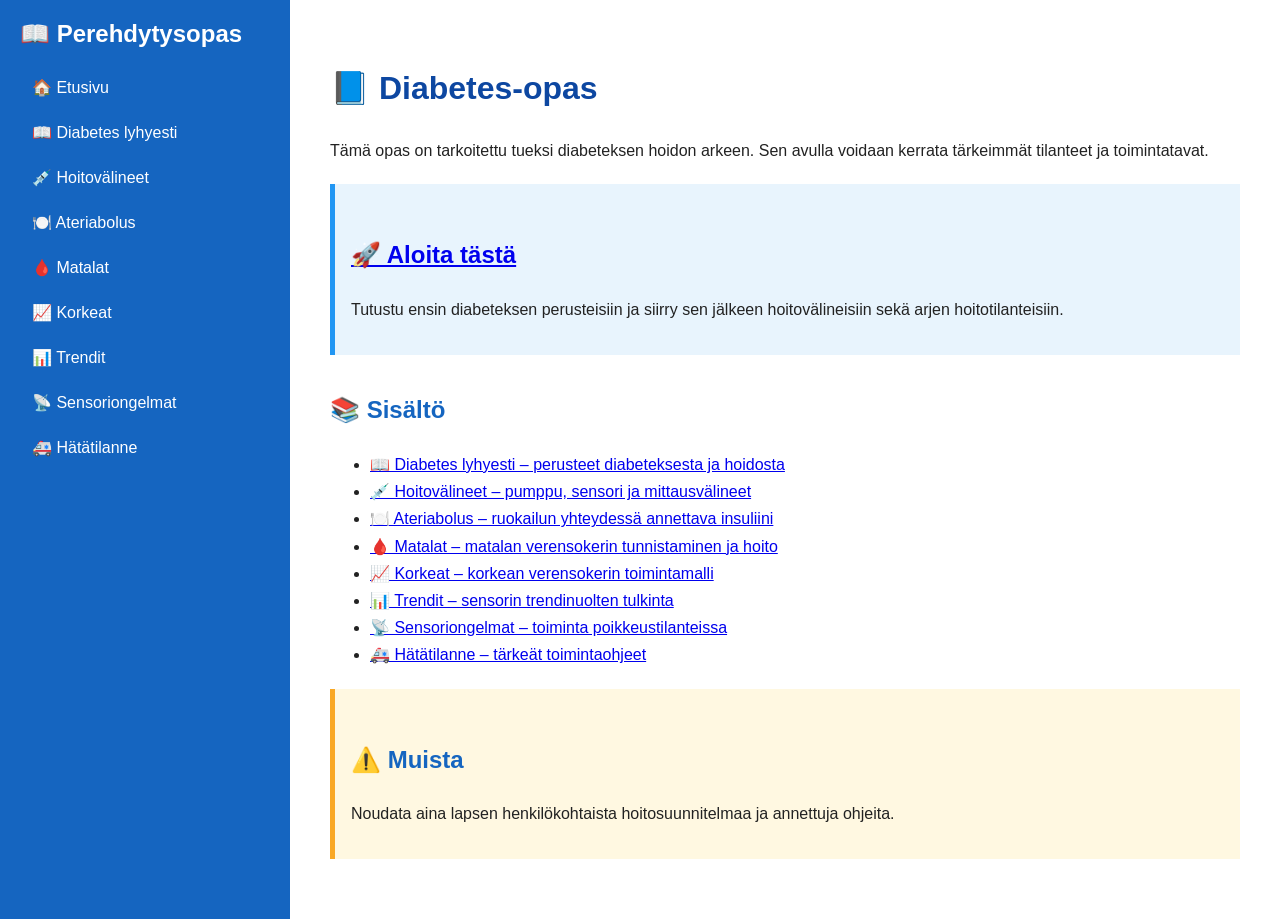
<file: index.html>
<!doctype html>
<html lang="fi">

<head>
<meta charset="utf-8">
<link rel="stylesheet" href="master.css">
<title>Diabetes-opas</title>
</head>

<body>

<div id="layout">

<nav>

<h2>📖 Perehdytysopas</h2>

<a href="index.html">🏠 Etusivu</a>
<a href="diabetes.html">📖 Diabetes lyhyesti</a>
<a href="valineet.html">💉 Hoitovälineet</a>
<a href="02_ateriabolus.html">🍽️ Ateriabolus</a>
<a href="03_matalat.html">🩸 Matalat</a>
<a href="03_korkeat.html">📈 Korkeat</a>
<a href="04_trendit.html">📊 Trendit</a>
<a href="sensoriongelmat.html">📡 Sensoriongelmat</a>
<a href="06_hatatilanne.html">🚑 Hätätilanne</a>

</nav>

<main>

<h1>📘 Diabetes-opas</h1>

<p>
Tämä opas on tarkoitettu tueksi diabeteksen hoidon arkeen.
Sen avulla voidaan kerrata tärkeimmät tilanteet ja toimintatavat.
</p>


<div class="info-box">

<h2>
<a href="diabetes.html">🚀 Aloita tästä</a>
</h2>

<p>
Tutustu ensin diabeteksen perusteisiin ja siirry sen jälkeen
hoitovälineisiin sekä arjen hoitotilanteisiin.
</p>

</div>


<h2>📚 Sisältö</h2>

<ul>

<li>
<a href="diabetes.html">📖 Diabetes lyhyesti – perusteet diabeteksesta ja hoidosta</a>
</li>

<li>
<a href="valineet.html">💉 Hoitovälineet – pumppu, sensori ja mittausvälineet</a>
</li>

<li>
<a href="02_ateriabolus.html">🍽️ Ateriabolus – ruokailun yhteydessä annettava insuliini</a>
</li>

<li>
<a href="03_matalat.html">🩸 Matalat – matalan verensokerin tunnistaminen ja hoito</a>
</li>

<li>
<a href="03_korkeat.html">📈 Korkeat – korkean verensokerin toimintamalli</a>
</li>

<li>
<a href="04_trendit.html">📊 Trendit – sensorin trendinuolten tulkinta</a>
</li>

<li>
<a href="sensoriongelmat.html">📡 Sensoriongelmat – toiminta poikkeustilanteissa</a>
</li>

<li>
<a href="06_hatatilanne.html">🚑 Hätätilanne – tärkeät toimintaohjeet</a>
</li>

</ul>


<div class="warning-box">

<h2>⚠️ Muista</h2>

<p>
Noudata aina lapsen henkilökohtaista hoitosuunnitelmaa ja annettuja ohjeita.
</p>

</div>


</main>

</div>

</body>

</html>
</file>
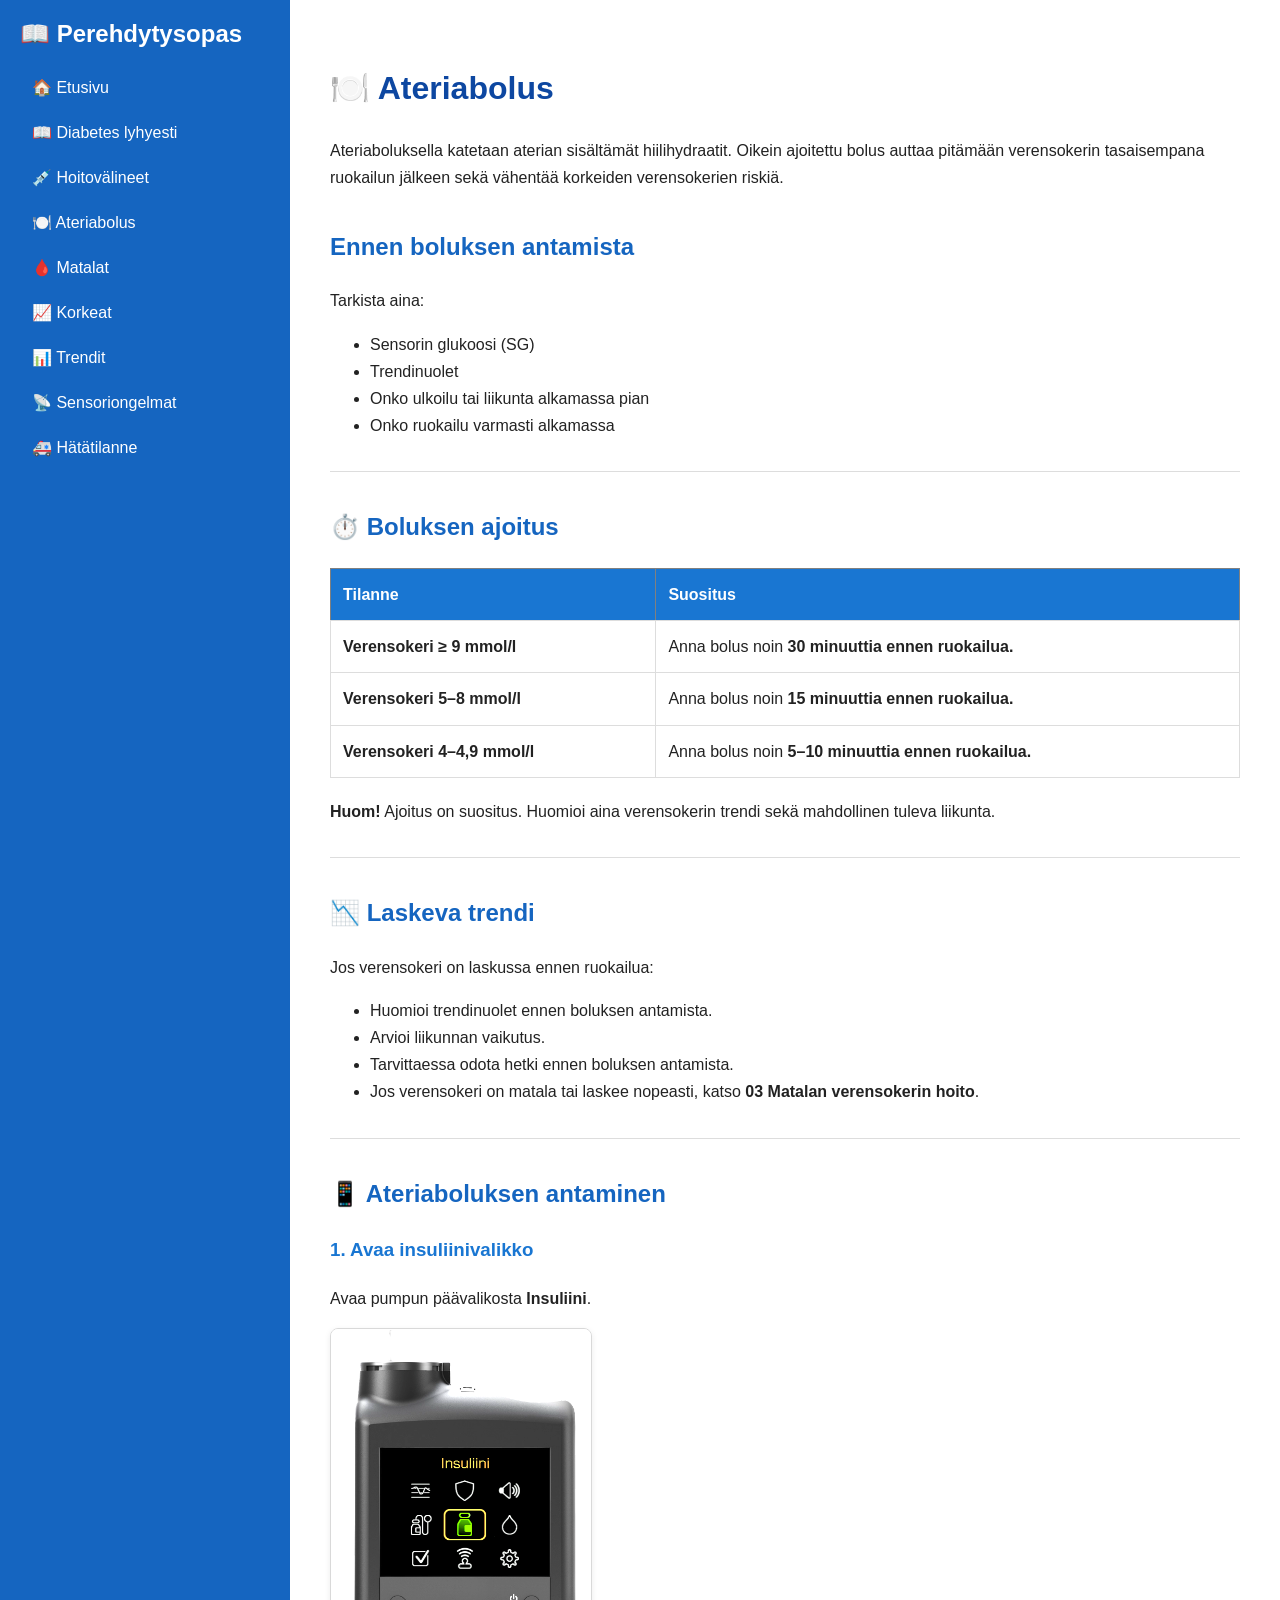
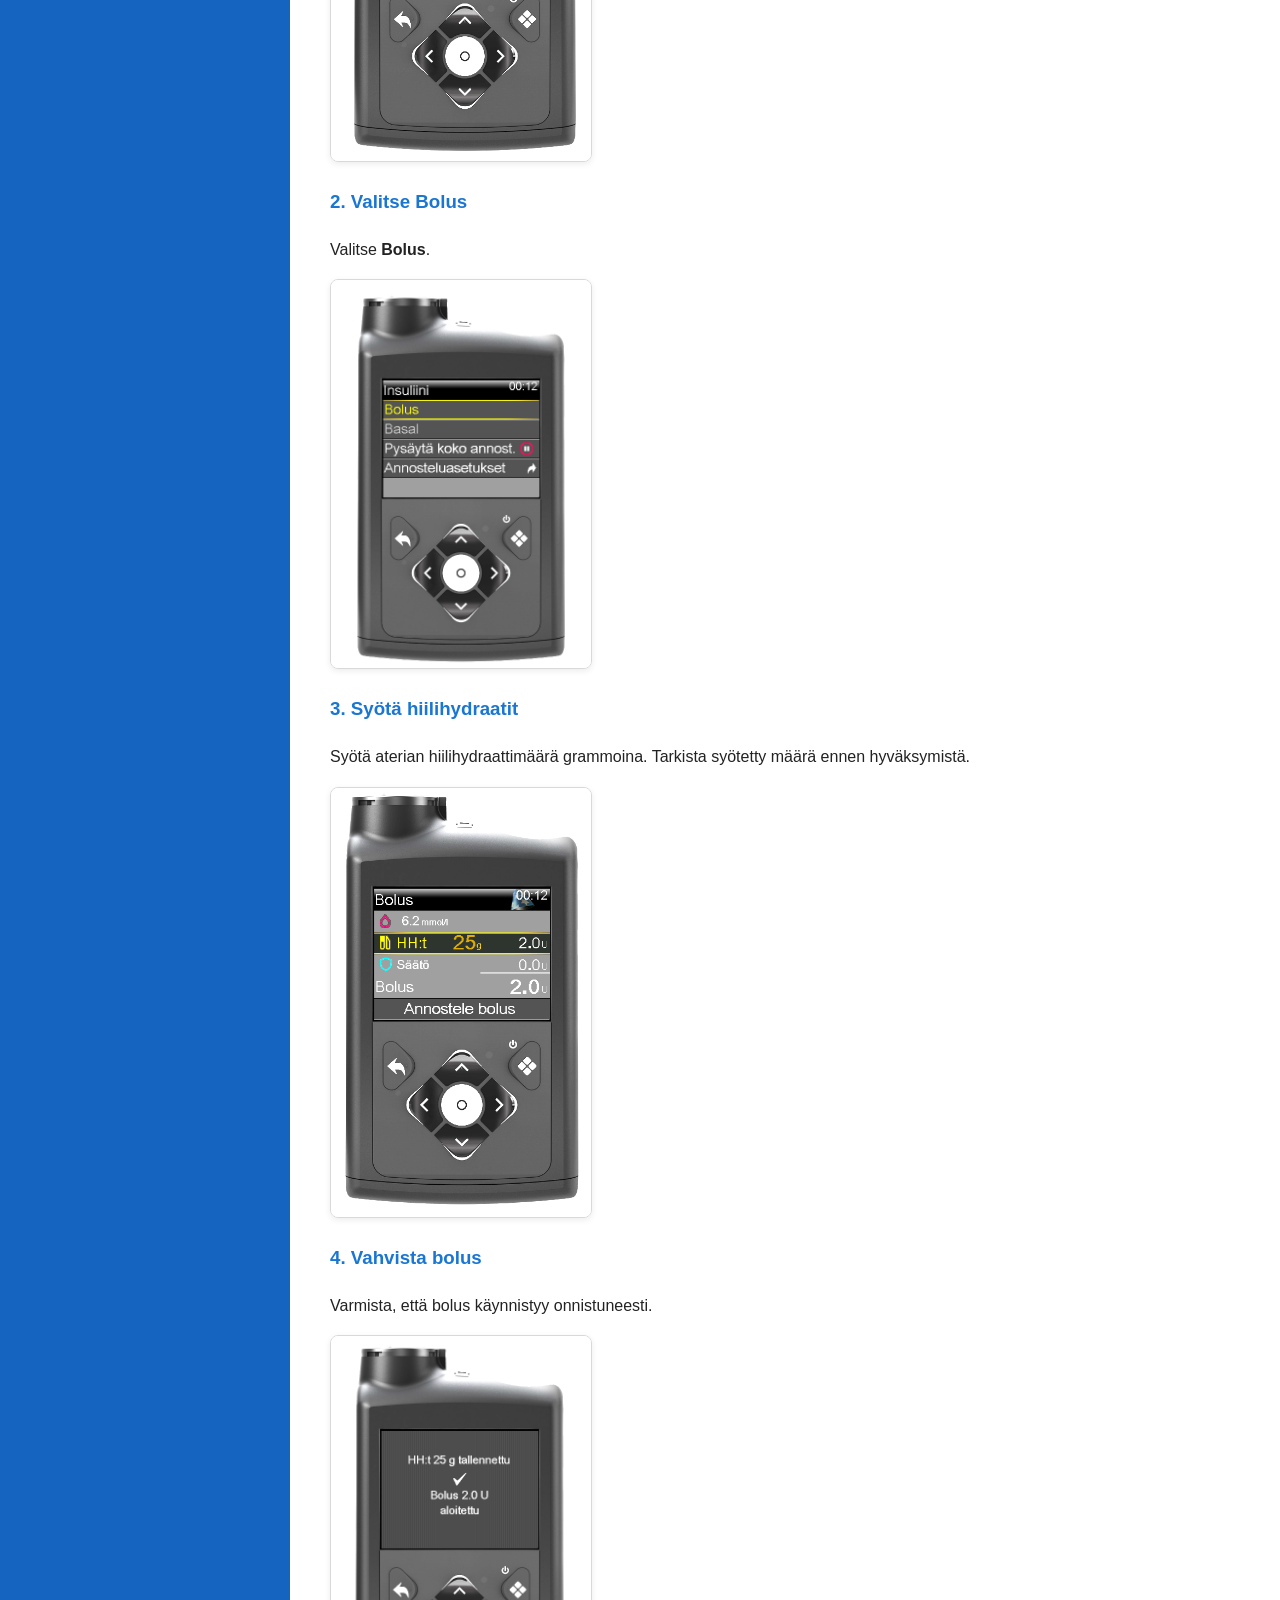
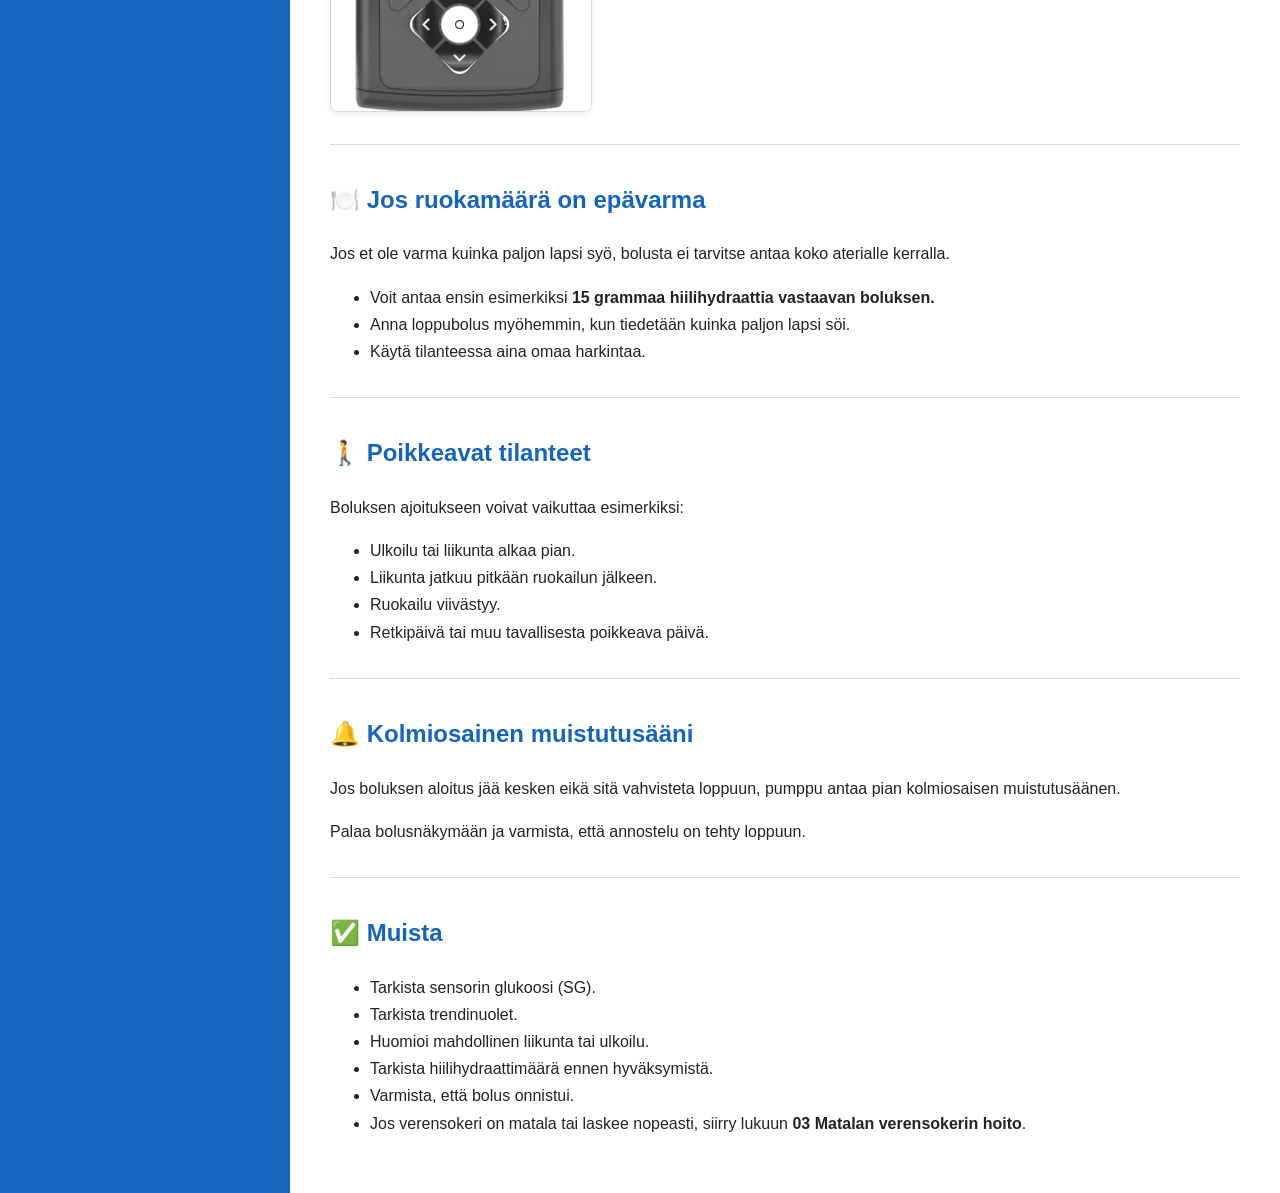
<file: 02_ateriabolus.html>
<!doctype html>
<html lang="fi">
<head>
<meta charset="utf-8">
<link rel="stylesheet" href="master.css">
<title>02 Ateriabolus</title>
</head>

<body>

<div id="layout">

<nav>

<h2>📖 Perehdytysopas</h2>

<a href="index.html">🏠 Etusivu</a>
<a href="diabetes.html">📖 Diabetes lyhyesti</a>
<a href="valineet.html">💉 Hoitovälineet</a>
<a href="02_ateriabolus.html">🍽️ Ateriabolus</a>
<a href="03_matalat.html">🩸 Matalat</a>
<a href="03_korkeat.html">📈 Korkeat</a>
<a href="04_trendit.html">📊 Trendit</a>
<a href="sensoriongelmat.html">📡 Sensoriongelmat</a>
<a href="06_hatatilanne.html">🚑 Hätätilanne</a>

</nav>

<main>

<h1>🍽️ Ateriabolus</h1>

<p>

Ateriaboluksella katetaan aterian sisältämät hiilihydraatit.
Oikein ajoitettu bolus auttaa pitämään verensokerin tasaisempana
ruokailun jälkeen sekä vähentää korkeiden verensokerien riskiä.

</p>

<h2>Ennen boluksen antamista</h2>

<p>Tarkista aina:</p>

<ul>

<li>Sensorin glukoosi (SG)</li>

<li>Trendinuolet</li>

<li>Onko ulkoilu tai liikunta alkamassa pian</li>

<li>Onko ruokailu varmasti alkamassa</li>

</ul>

<hr>

<h2>⏱️ Boluksen ajoitus</h2>

<table border="1" cellpadding="8" cellspacing="0">

<tr>

<th>Tilanne</th>

<th>Suositus</th>

</tr>

<tr>

<td><b>Verensokeri ≥ 9 mmol/l</b></td>

<td>
Anna bolus noin <b>30 minuuttia ennen ruokailua.</b>
</td>

</tr>

<tr>

<td><b>Verensokeri 5–8 mmol/l</b></td>

<td>
Anna bolus noin <b>15 minuuttia ennen ruokailua.</b>
</td>

</tr>

<tr>

<td><b>Verensokeri 4–4,9 mmol/l</b></td>

<td>
Anna bolus noin <b>5–10 minuuttia ennen ruokailua.</b>
</td>

</tr>

</table>

<p>

<b>Huom!</b>

Ajoitus on suositus.

Huomioi aina verensokerin trendi sekä mahdollinen tuleva liikunta.

</p>

<hr>

<h2>📉 Laskeva trendi</h2>

<p>

Jos verensokeri on laskussa ennen ruokailua:

</p>

<ul>

<li>Huomioi trendinuolet ennen boluksen antamista.</li>

<li>Arvioi liikunnan vaikutus.</li>

<li>Tarvittaessa odota hetki ennen boluksen antamista.</li>

<li>
Jos verensokeri on matala tai laskee nopeasti,
katso <b>03 Matalan verensokerin hoito</b>.
</li>

</ul>

<hr>

<h2>📱 Ateriaboluksen antaminen</h2>

<h3>1. Avaa insuliinivalikko</h3>

<p>

Avaa pumpun päävalikosta
<b>Insuliini</b>.

</p>

<img src="img/ateriabolus/01_paavalikko_ampuli.png" width="220">

<h3>2. Valitse Bolus</h3>

<p>

Valitse
<b>Bolus</b>.

</p>

<img src="img/ateriabolus/02_valitse_bolus.png" width="220">

<h3>3. Syötä hiilihydraatit</h3>

<p>

Syötä aterian hiilihydraattimäärä grammoina.

Tarkista syötetty määrä ennen hyväksymistä.

</p>

<img src="img/ateriabolus/03_hiilihydraatit.png" width="220">

<h3>4. Vahvista bolus</h3>

<p>

Varmista, että bolus käynnistyy onnistuneesti.

</p>

<img src="img/ateriabolus/04_bolus_onnistunut.png" width="220">

<hr>

<h2>🍽️ Jos ruokamäärä on epävarma</h2>

<p>

Jos et ole varma kuinka paljon lapsi syö, bolusta ei tarvitse antaa koko aterialle kerralla.

</p>

<ul>

<li>Voit antaa ensin esimerkiksi <b>15 grammaa hiilihydraattia vastaavan boluksen.</b></li>

<li>Anna loppubolus myöhemmin, kun tiedetään kuinka paljon lapsi söi.</li>

<li>Käytä tilanteessa aina omaa harkintaa.</li>

</ul>

<hr>

<h2>🚶 Poikkeavat tilanteet</h2>

<p>

Boluksen ajoitukseen voivat vaikuttaa esimerkiksi:

</p>

<ul>

<li>Ulkoilu tai liikunta alkaa pian.</li>

<li>Liikunta jatkuu pitkään ruokailun jälkeen.</li>

<li>Ruokailu viivästyy.</li>

<li>Retkipäivä tai muu tavallisesta poikkeava päivä.</li>

</ul>

<hr>

<h2>🔔 Kolmiosainen muistutusääni</h2>

<p>

Jos boluksen aloitus jää kesken eikä sitä vahvisteta loppuun,
pumppu antaa pian kolmiosaisen muistutusäänen.

</p>

<p>

Palaa bolusnäkymään ja varmista, että annostelu on tehty loppuun.

</p>

<hr>

<h2>✅ Muista</h2>

<ul>

<li>Tarkista sensorin glukoosi (SG).</li>

<li>Tarkista trendinuolet.</li>

<li>Huomioi mahdollinen liikunta tai ulkoilu.</li>

<li>Tarkista hiilihydraattimäärä ennen hyväksymistä.</li>

<li>Varmista, että bolus onnistui.</li>

<li>Jos verensokeri on matala tai laskee nopeasti, siirry lukuun <b>03 Matalan verensokerin hoito</b>.</li>

</ul>

</main>

</div>

</body>

</html>
</file>
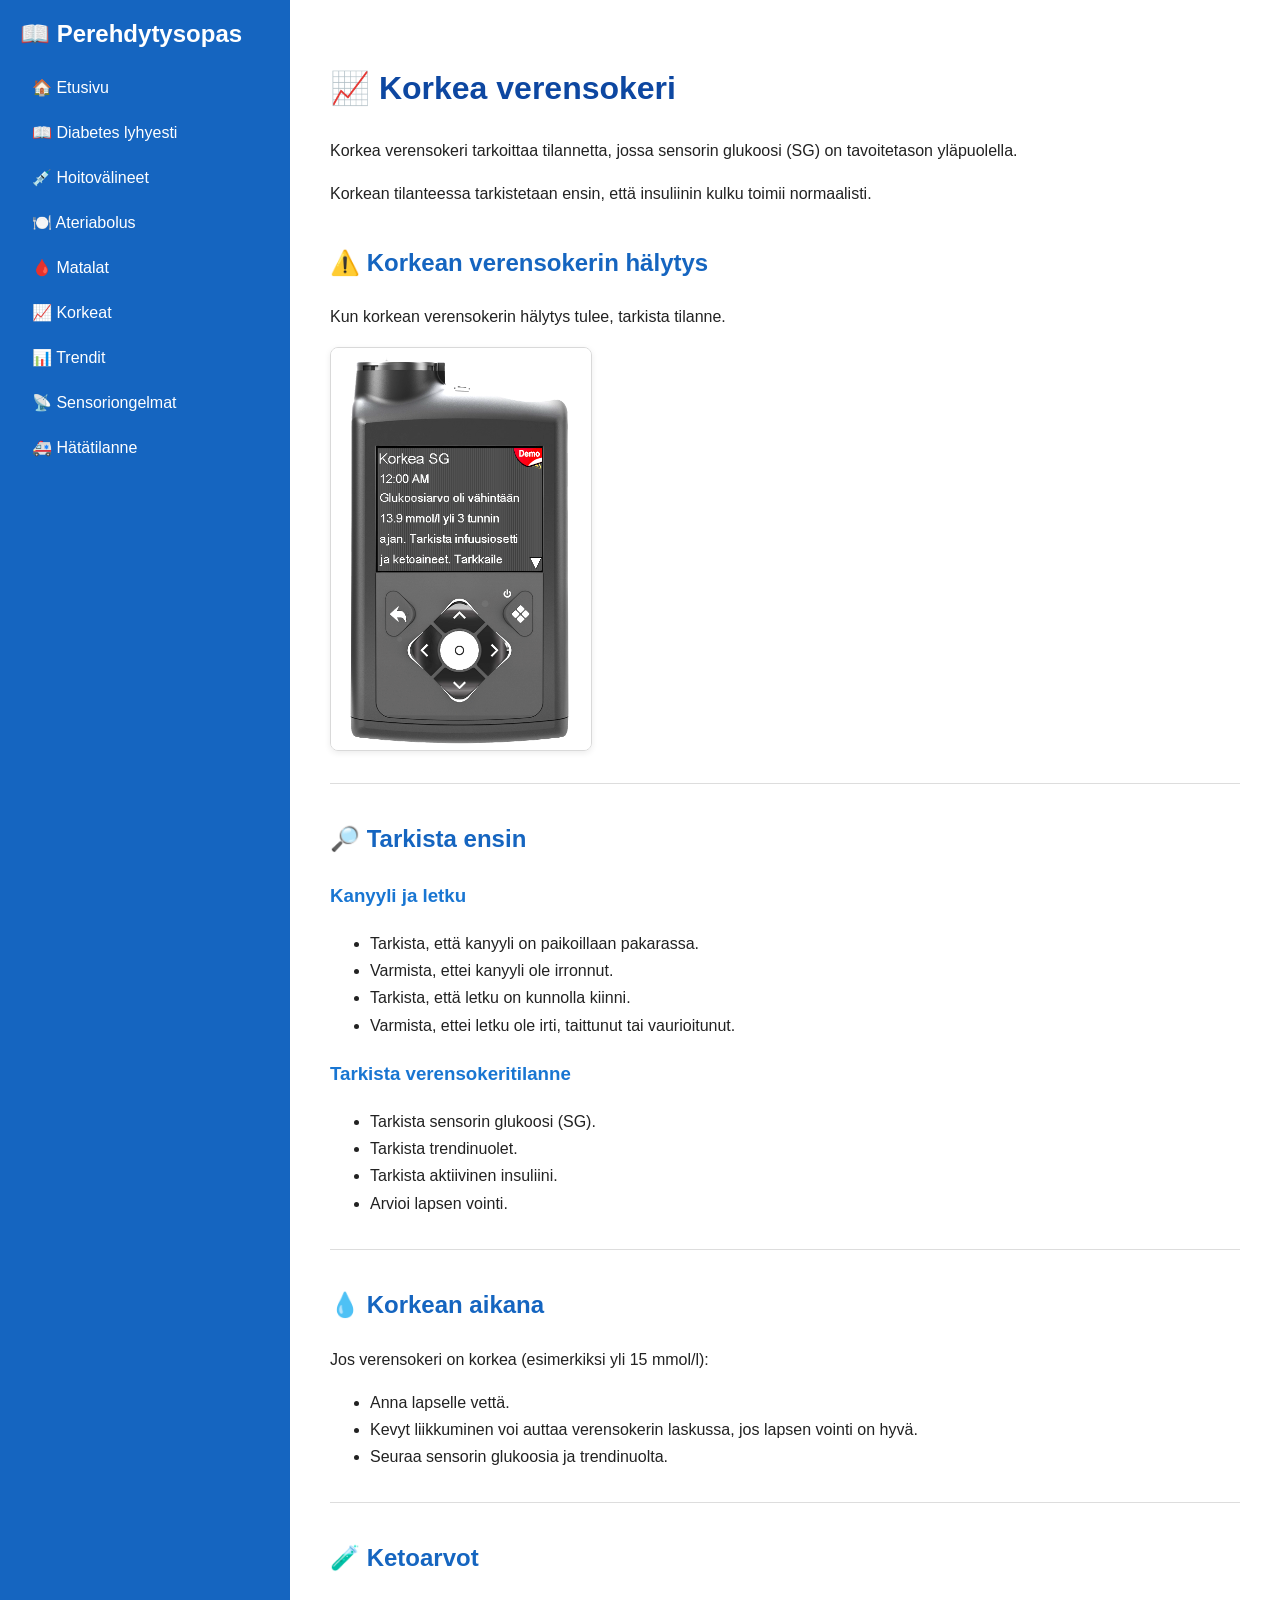
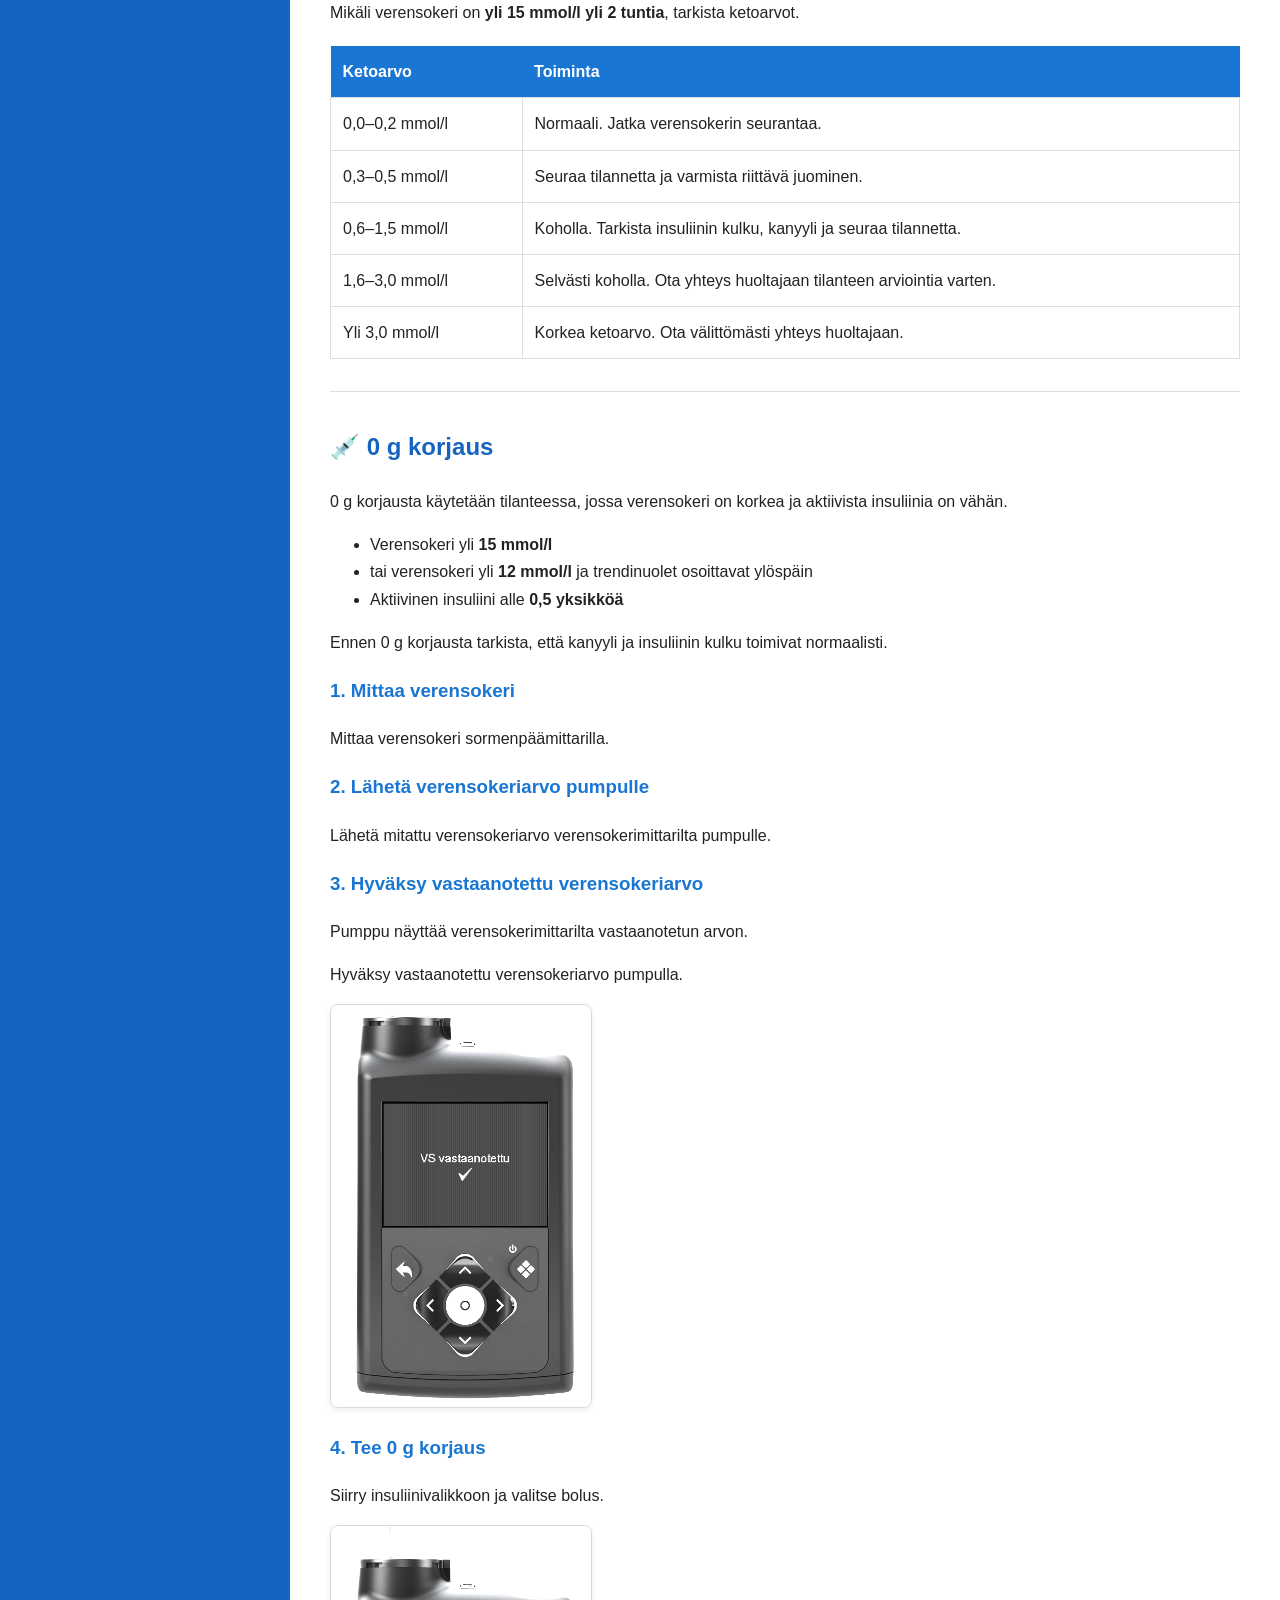
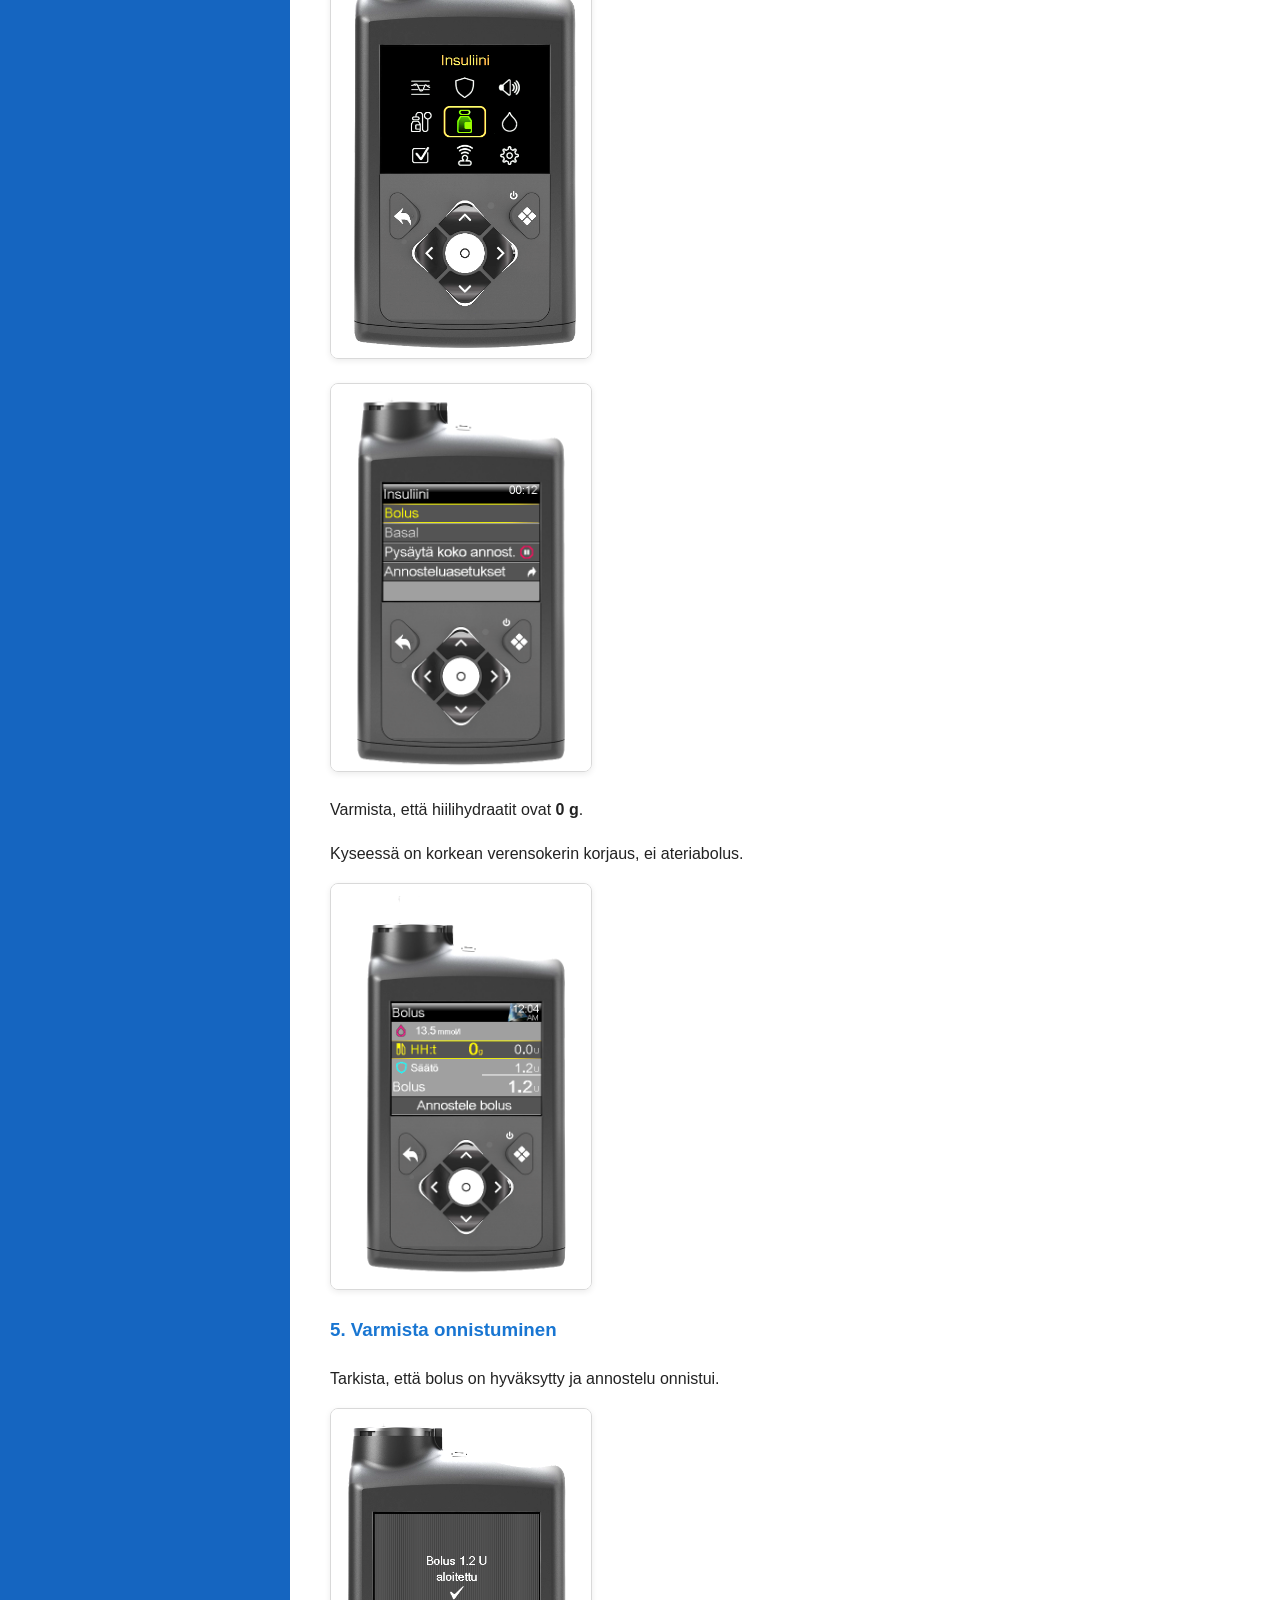
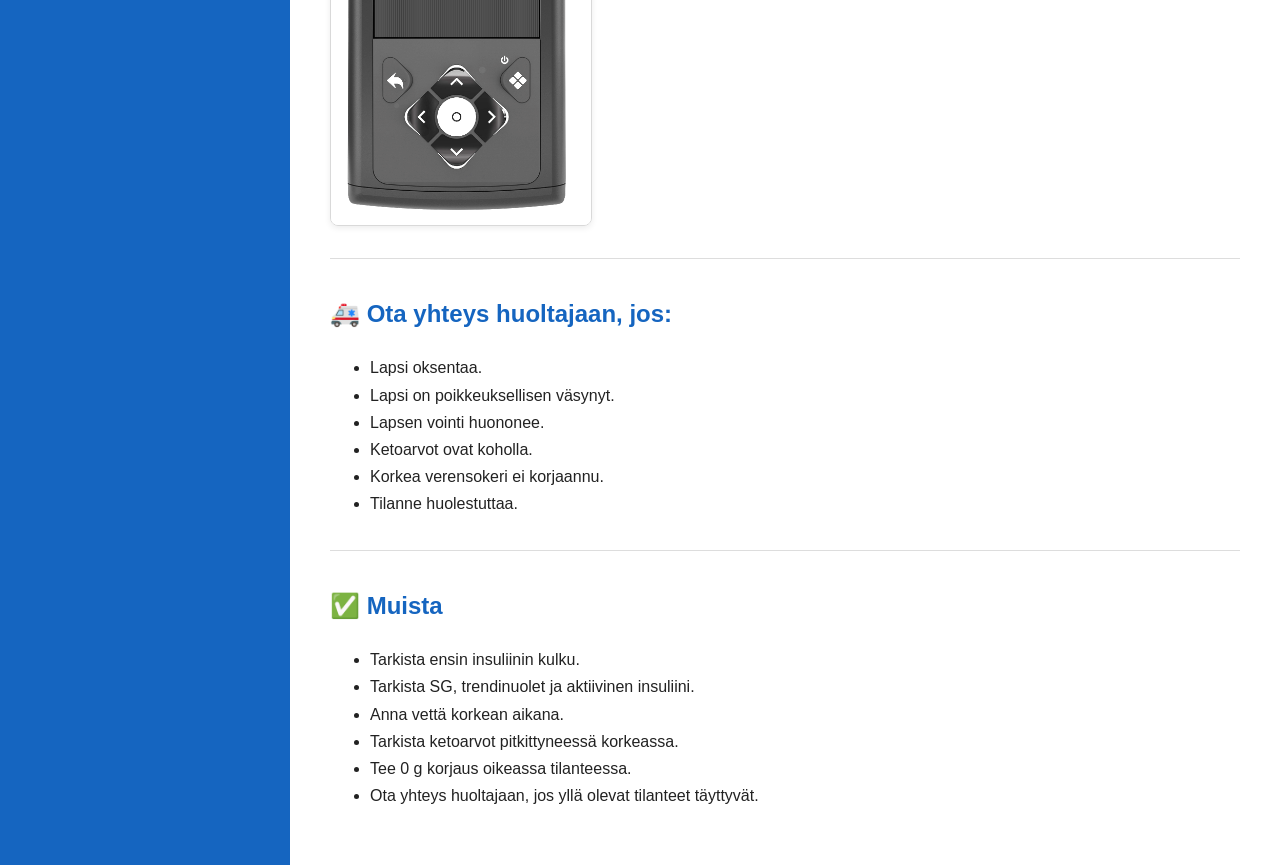
<file: 03_korkeat.html>
<!doctype html>
<html lang="fi">

<head>
<meta charset="utf-8">
<link rel="stylesheet" href="master.css">
<title>Korkea verensokeri</title>
</head>

<body>

<div id="layout">

<nav>

<h2>📖 Perehdytysopas</h2>

<a href="index.html">🏠 Etusivu</a>
<a href="diabetes.html">📖 Diabetes lyhyesti</a>
<a href="valineet.html">💉 Hoitovälineet</a>
<a href="02_ateriabolus.html">🍽️ Ateriabolus</a>
<a href="03_matalat.html">🩸 Matalat</a>
<a href="03_korkeat.html">📈 Korkeat</a>
<a href="04_trendit.html">📊 Trendit</a>
<a href="sensoriongelmat.html">📡 Sensoriongelmat</a>
<a href="06_hatatilanne.html">🚑 Hätätilanne</a>

</nav>


<main>


<h1>📈 Korkea verensokeri</h1>


<p>
Korkea verensokeri tarkoittaa tilannetta, jossa sensorin glukoosi (SG)
on tavoitetason yläpuolella.
</p>

<p>
Korkean tilanteessa tarkistetaan ensin, että insuliinin kulku toimii
normaalisti.
</p>


<h2>⚠️ Korkean verensokerin hälytys</h2>

<p>
Kun korkean verensokerin hälytys tulee, tarkista tilanne.
</p>


<img src="img/korkea_verensokeri/01_korkea_sg.png" width="220">


<hr>


<h2>🔎 Tarkista ensin</h2>


<h3>Kanyyli ja letku</h3>

<ul>

<li>Tarkista, että kanyyli on paikoillaan pakarassa.</li>

<li>Varmista, ettei kanyyli ole irronnut.</li>

<li>Tarkista, että letku on kunnolla kiinni.</li>

<li>Varmista, ettei letku ole irti, taittunut tai vaurioitunut.</li>

</ul>


<h3>Tarkista verensokeritilanne</h3>

<ul>

<li>Tarkista sensorin glukoosi (SG).</li>

<li>Tarkista trendinuolet.</li>

<li>Tarkista aktiivinen insuliini.</li>

<li>Arvioi lapsen vointi.</li>

</ul>


<hr>


<h2>💧 Korkean aikana</h2>


<p>
Jos verensokeri on korkea (esimerkiksi yli 15 mmol/l):
</p>


<ul>

<li>Anna lapselle vettä.</li>

<li>Kevyt liikkuminen voi auttaa verensokerin laskussa, jos lapsen vointi on hyvä.</li>

<li>Seuraa sensorin glukoosia ja trendinuolta.</li>

</ul>


<hr>


<h2>🧪 Ketoarvot</h2>


<p>
Mikäli verensokeri on <b>yli 15 mmol/l yli 2 tuntia</b>, tarkista ketoarvot.
</p>


<table>

<tr>
<th>Ketoarvo</th>
<th>Toiminta</th>
</tr>


<tr>
<td>0,0–0,2 mmol/l</td>
<td>Normaali. Jatka verensokerin seurantaa.</td>
</tr>


<tr>
<td>0,3–0,5 mmol/l</td>
<td>Seuraa tilannetta ja varmista riittävä juominen.</td>
</tr>


<tr>
<td>0,6–1,5 mmol/l</td>
<td>Koholla. Tarkista insuliinin kulku, kanyyli ja seuraa tilannetta.</td>
</tr>


<tr>
<td>1,6–3,0 mmol/l</td>
<td>Selvästi koholla. Ota yhteys huoltajaan tilanteen arviointia varten.</td>
</tr>


<tr>
<td>Yli 3,0 mmol/l</td>
<td>Korkea ketoarvo. Ota välittömästi yhteys huoltajaan.</td>
</tr>


</table>


<hr>


<h2>💉 0 g korjaus</h2>


<p>
0 g korjausta käytetään tilanteessa, jossa verensokeri on korkea
ja aktiivista insuliinia on vähän.
</p>


<ul>

<li>Verensokeri yli <b>15 mmol/l</b></li>

<li>tai verensokeri yli <b>12 mmol/l</b> ja trendinuolet osoittavat ylöspäin</li>

<li>Aktiivinen insuliini alle <b>0,5 yksikköä</b></li>

</ul>


<p>
Ennen 0 g korjausta tarkista, että kanyyli ja insuliinin kulku toimivat normaalisti.
</p>


<h3>1. Mittaa verensokeri</h3>


<p>
Mittaa verensokeri sormenpäämittarilla.
</p>


<h3>2. Lähetä verensokeriarvo pumpulle</h3>


<p>
Lähetä mitattu verensokeriarvo verensokerimittarilta pumpulle.
</p>


<h3>3. Hyväksy vastaanotettu verensokeriarvo</h3>


<p>
Pumppu näyttää verensokerimittarilta vastaanotetun arvon.
</p>

<p>
Hyväksy vastaanotettu verensokeriarvo pumpulla.
</p>


<img src="img/korkea_verensokeri/04_vs_vastaanotettu.png" width="220">


<h3>4. Tee 0 g korjaus</h3>


<p>
Siirry insuliinivalikkoon ja valitse bolus.
</p>


<img src="img/korkea_verensokeri/05_paavalikko_insuliini.png" width="220">

<img src="img/korkea_verensokeri/06_valitse_bolus.png" width="220">


<p>
Varmista, että hiilihydraatit ovat <b>0 g</b>.
</p>


<p>
Kyseessä on korkean verensokerin korjaus, ei ateriabolus.
</p>


<img src="img/korkea_verensokeri/07_tarkista_0g_bolus.png" width="220">


<h3>5. Varmista onnistuminen</h3>


<p>
Tarkista, että bolus on hyväksytty ja annostelu onnistui.
</p>


<img src="img/korkea_verensokeri/08_bolus_onnistunut.png" width="220">


<hr>


<h2>🚑 Ota yhteys huoltajaan, jos:</h2>


<ul>

<li>Lapsi oksentaa.</li>

<li>Lapsi on poikkeuksellisen väsynyt.</li>

<li>Lapsen vointi huononee.</li>

<li>Ketoarvot ovat koholla.</li>

<li>Korkea verensokeri ei korjaannu.</li>

<li>Tilanne huolestuttaa.</li>

</ul>


<hr>


<h2>✅ Muista</h2>


<ul>

<li>Tarkista ensin insuliinin kulku.</li>

<li>Tarkista SG, trendinuolet ja aktiivinen insuliini.</li>

<li>Anna vettä korkean aikana.</li>

<li>Tarkista ketoarvot pitkittyneessä korkeassa.</li>

<li>Tee 0 g korjaus oikeassa tilanteessa.</li>

<li>Ota yhteys huoltajaan, jos yllä olevat tilanteet täyttyvät.</li>

</ul>


</main>

</div>

</body>

</html>
</file>
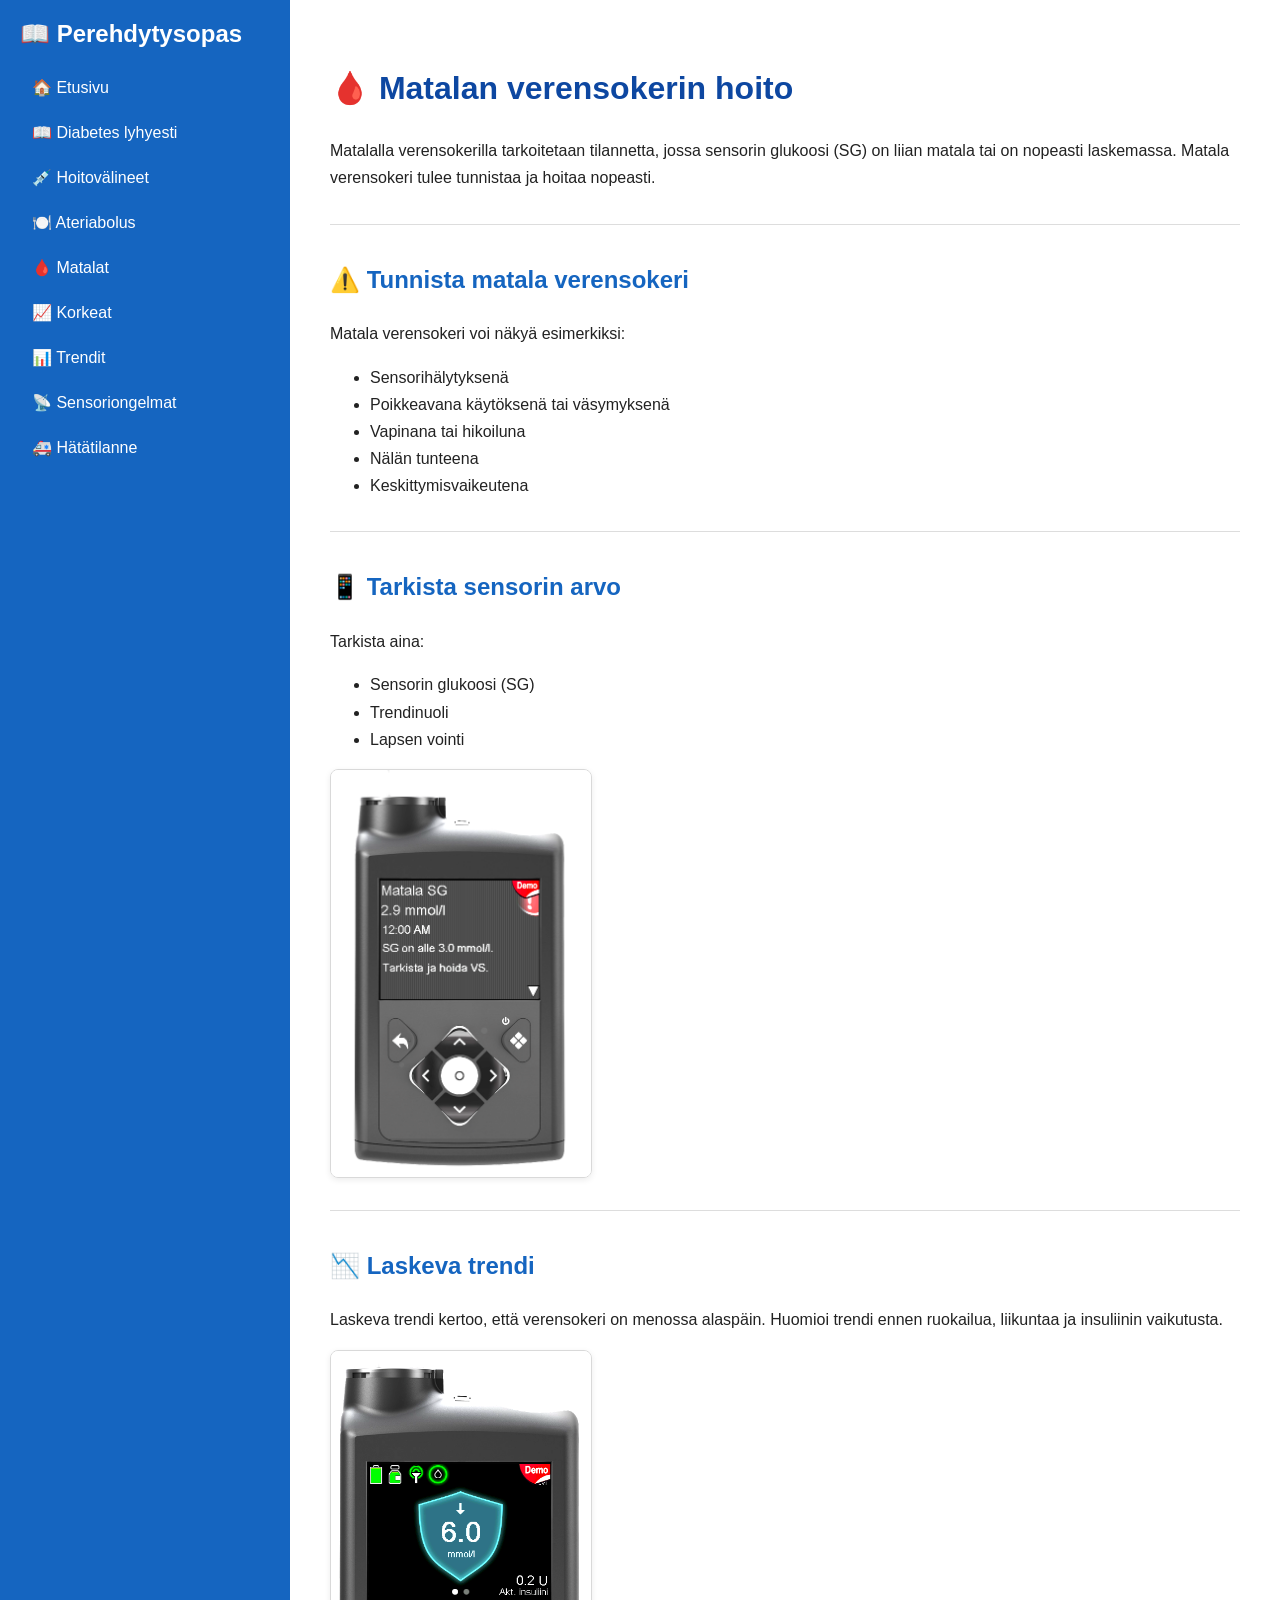
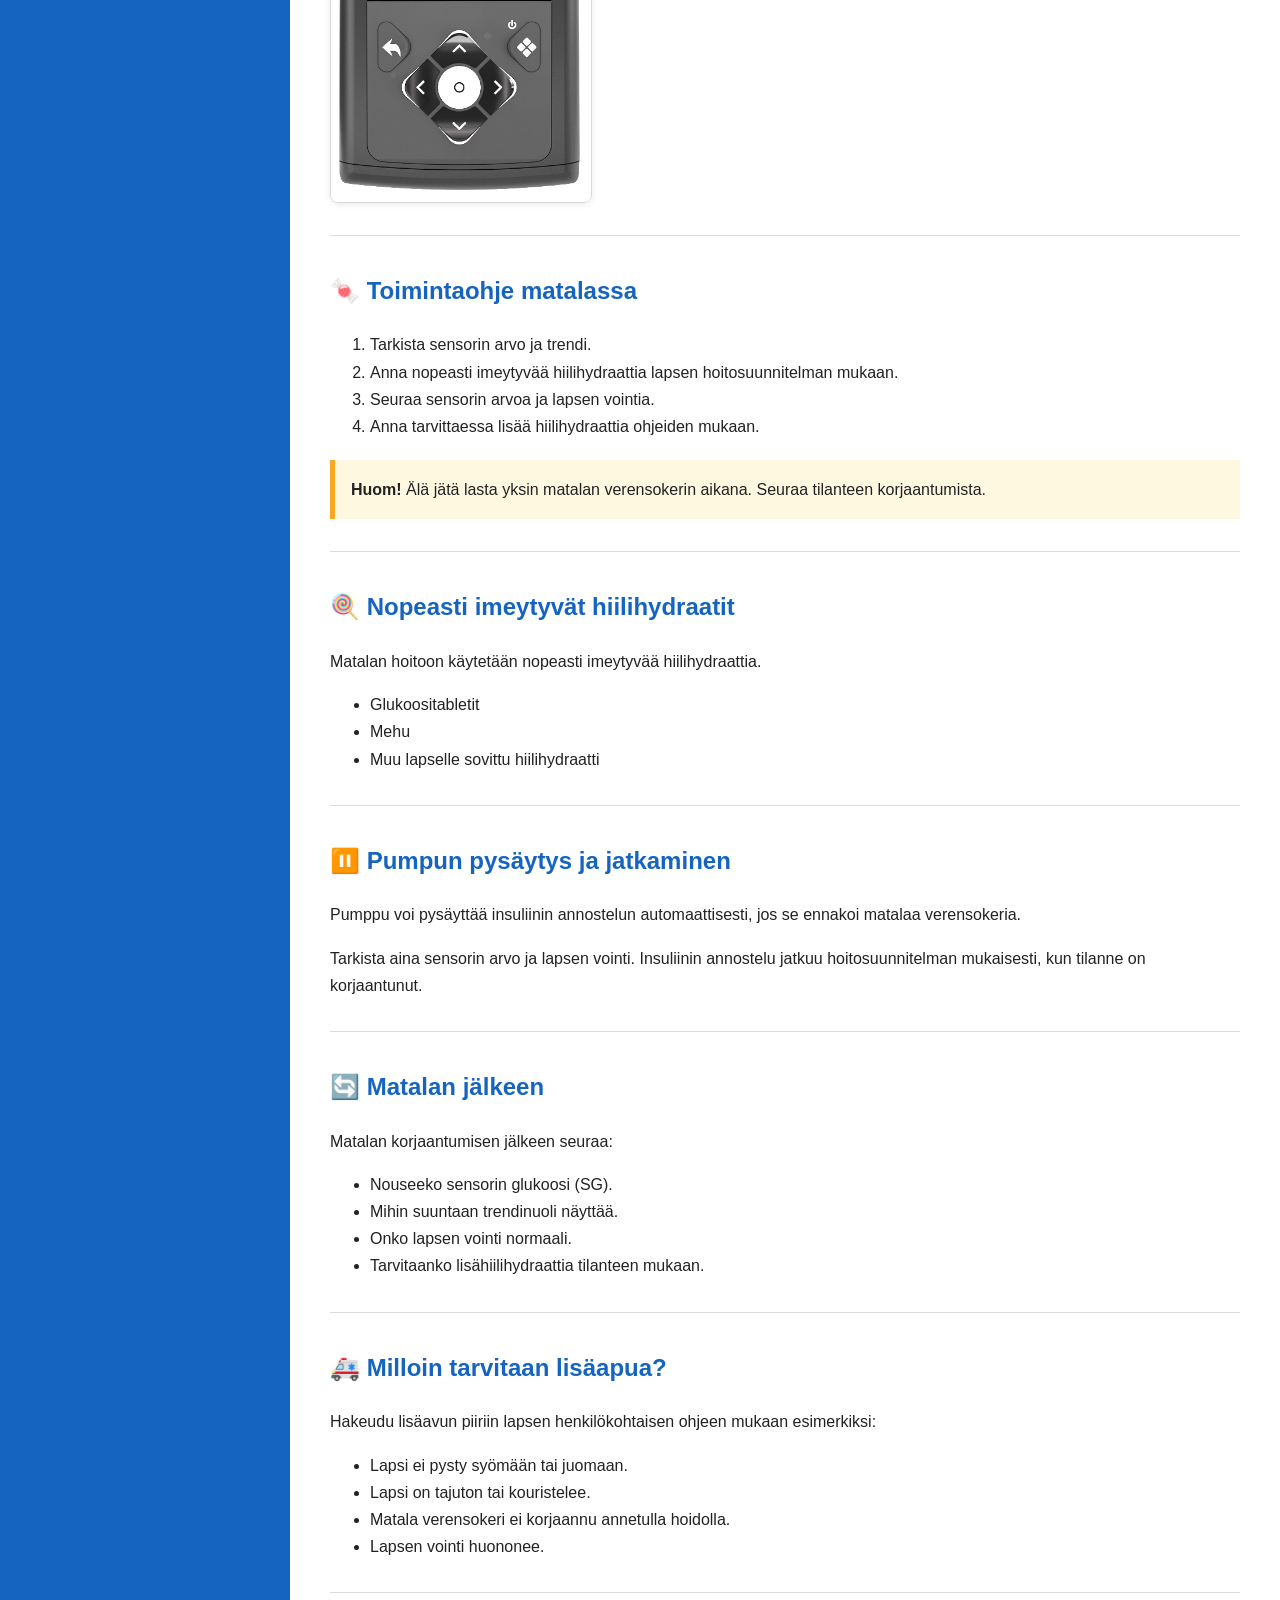
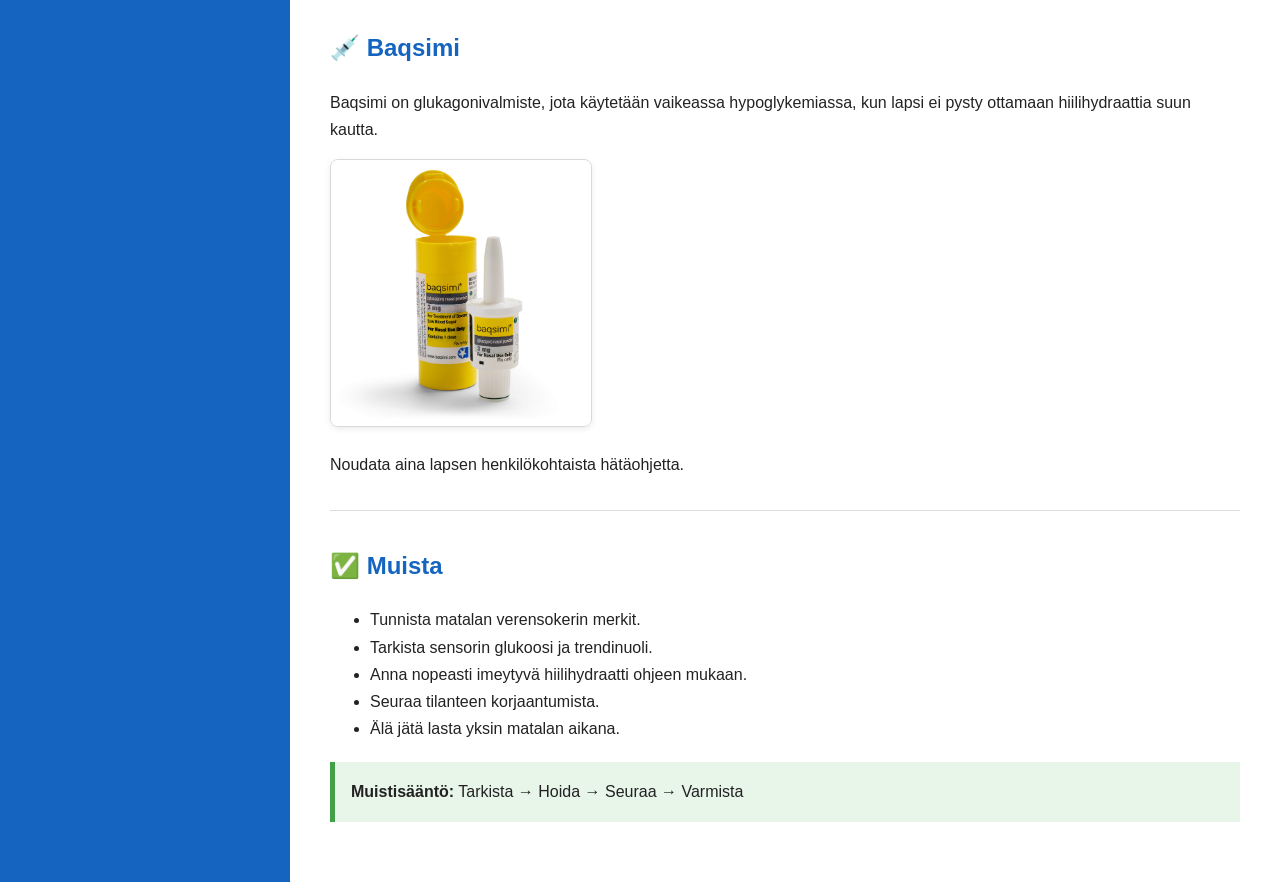
<file: 03_matalat.html>
<!doctype html>
<html lang="fi">

<head>
<meta charset="utf-8">
<link rel="stylesheet" href="master.css">
<title>03 Matalat</title>
</head>

<body>

<div id="layout">

<nav>

<h2>📖 Perehdytysopas</h2>

<a href="index.html">🏠 Etusivu</a>
<a href="diabetes.html">📖 Diabetes lyhyesti</a>
<a href="valineet.html">💉 Hoitovälineet</a>
<a href="02_ateriabolus.html">🍽️ Ateriabolus</a>
<a href="03_matalat.html">🩸 Matalat</a>
<a href="03_korkeat.html">📈 Korkeat</a>
<a href="04_trendit.html">📊 Trendit</a>
<a href="sensoriongelmat.html">📡 Sensoriongelmat</a>
<a href="06_hatatilanne.html">🚑 Hätätilanne</a>

</nav>


<main>


<h1>🩸 Matalan verensokerin hoito</h1>


<p>

Matalalla verensokerilla tarkoitetaan tilannetta,
jossa sensorin glukoosi (SG) on liian matala tai on nopeasti laskemassa.

Matala verensokeri tulee tunnistaa ja hoitaa nopeasti.

</p>


<hr>


<h2>⚠️ Tunnista matala verensokeri</h2>

<p>

Matala verensokeri voi näkyä esimerkiksi:

</p>


<ul>

<li>Sensorihälytyksenä</li>

<li>Poikkeavana käytöksenä tai väsymyksenä</li>

<li>Vapinana tai hikoiluna</li>

<li>Nälän tunteena</li>

<li>Keskittymisvaikeutena</li>

</ul>


<hr>


<h2>📱 Tarkista sensorin arvo</h2>

<p>

Tarkista aina:

</p>

<ul>

<li>Sensorin glukoosi (SG)</li>

<li>Trendinuoli</li>

<li>Lapsen vointi</li>

</ul>


<img src="img/matala_verensokeri/02_matala_sg.png" width="220">


<hr>


<h2>📉 Laskeva trendi</h2>


<p>

Laskeva trendi kertoo, että verensokeri on menossa alaspäin.

Huomioi trendi ennen ruokailua, liikuntaa ja insuliinin vaikutusta.

</p>


<img src="img/matala_verensokeri/03_laskeva_trendi.png" width="220">


<hr>


<h2>🍬 Toimintaohje matalassa</h2>


<ol>

<li>
Tarkista sensorin arvo ja trendi.
</li>

<li>
Anna nopeasti imeytyvää hiilihydraattia lapsen hoitosuunnitelman mukaan.
</li>

<li>
Seuraa sensorin arvoa ja lapsen vointia.
</li>

<li>
Anna tarvittaessa lisää hiilihydraattia ohjeiden mukaan.
</li>

</ol>


<div class="warning-box">

<b>Huom!</b>

Älä jätä lasta yksin matalan verensokerin aikana.

Seuraa tilanteen korjaantumista.

</div>


<hr>


<h2>🍭 Nopeasti imeytyvät hiilihydraatit</h2>


<p>

Matalan hoitoon käytetään nopeasti imeytyvää hiilihydraattia.

</p>


<ul>

<li>Glukoositabletit</li>

<li>Mehu</li>

<li>Muu lapselle sovittu hiilihydraatti</li>

</ul>


<hr>

<h2>⏸️ Pumpun pysäytys ja jatkaminen</h2>

<p>

Pumppu voi pysäyttää insuliinin annostelun automaattisesti,
jos se ennakoi matalaa verensokeria.

</p>

<p>

Tarkista aina sensorin arvo ja lapsen vointi.

Insuliinin annostelu jatkuu hoitosuunnitelman mukaisesti,
kun tilanne on korjaantunut.

</p>


<hr>


<h2>🔄 Matalan jälkeen</h2>

<p>

Matalan korjaantumisen jälkeen seuraa:

</p>


<ul>

<li>Nouseeko sensorin glukoosi (SG).</li>

<li>Mihin suuntaan trendinuoli näyttää.</li>

<li>Onko lapsen vointi normaali.</li>

<li>Tarvitaanko lisähiilihydraattia tilanteen mukaan.</li>

</ul>


<hr>


<h2>🚑 Milloin tarvitaan lisäapua?</h2>


<p>

Hakeudu lisäavun piiriin lapsen henkilökohtaisen ohjeen mukaan esimerkiksi:

</p>


<ul>

<li>Lapsi ei pysty syömään tai juomaan.</li>

<li>Lapsi on tajuton tai kouristelee.</li>

<li>Matala verensokeri ei korjaannu annetulla hoidolla.</li>

<li>Lapsen vointi huononee.</li>

</ul>


<hr>


<h2>💉 Baqsimi</h2>


<p>

Baqsimi on glukagonivalmiste, jota käytetään vaikeassa hypoglykemiassa,
kun lapsi ei pysty ottamaan hiilihydraattia suun kautta.

</p>


<img src="img/matala_verensokeri/01_baqsimi.jpg" width="220">


<p>

Noudata aina lapsen henkilökohtaista hätäohjetta.

</p>


<hr>


<h2>✅ Muista</h2>


<ul>

<li>Tunnista matalan verensokerin merkit.</li>

<li>Tarkista sensorin glukoosi ja trendinuoli.</li>

<li>Anna nopeasti imeytyvä hiilihydraatti ohjeen mukaan.</li>

<li>Seuraa tilanteen korjaantumista.</li>

<li>Älä jätä lasta yksin matalan aikana.</li>

</ul>


<div class="success-box">

<b>Muistisääntö:</b>

Tarkista → Hoida → Seuraa → Varmista

</div>


</main>

</div>

</body>

</html>
</file>
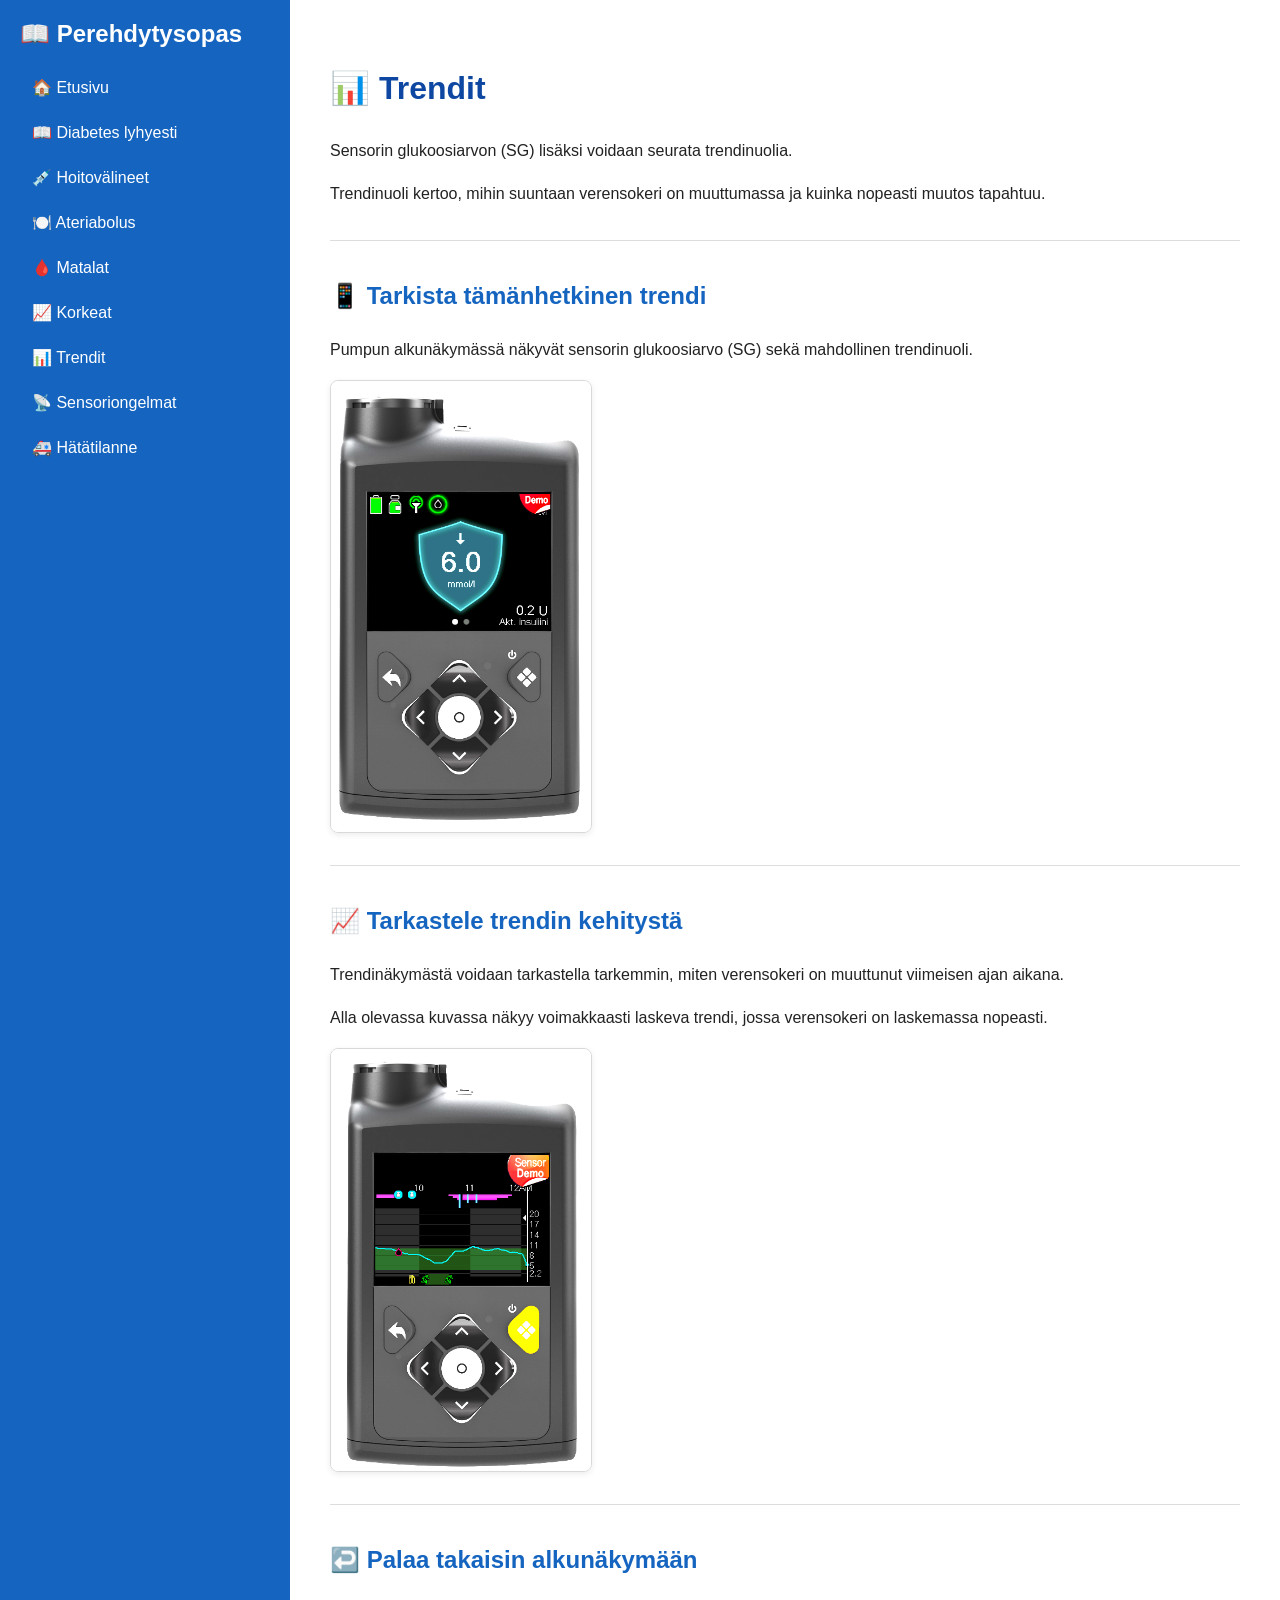
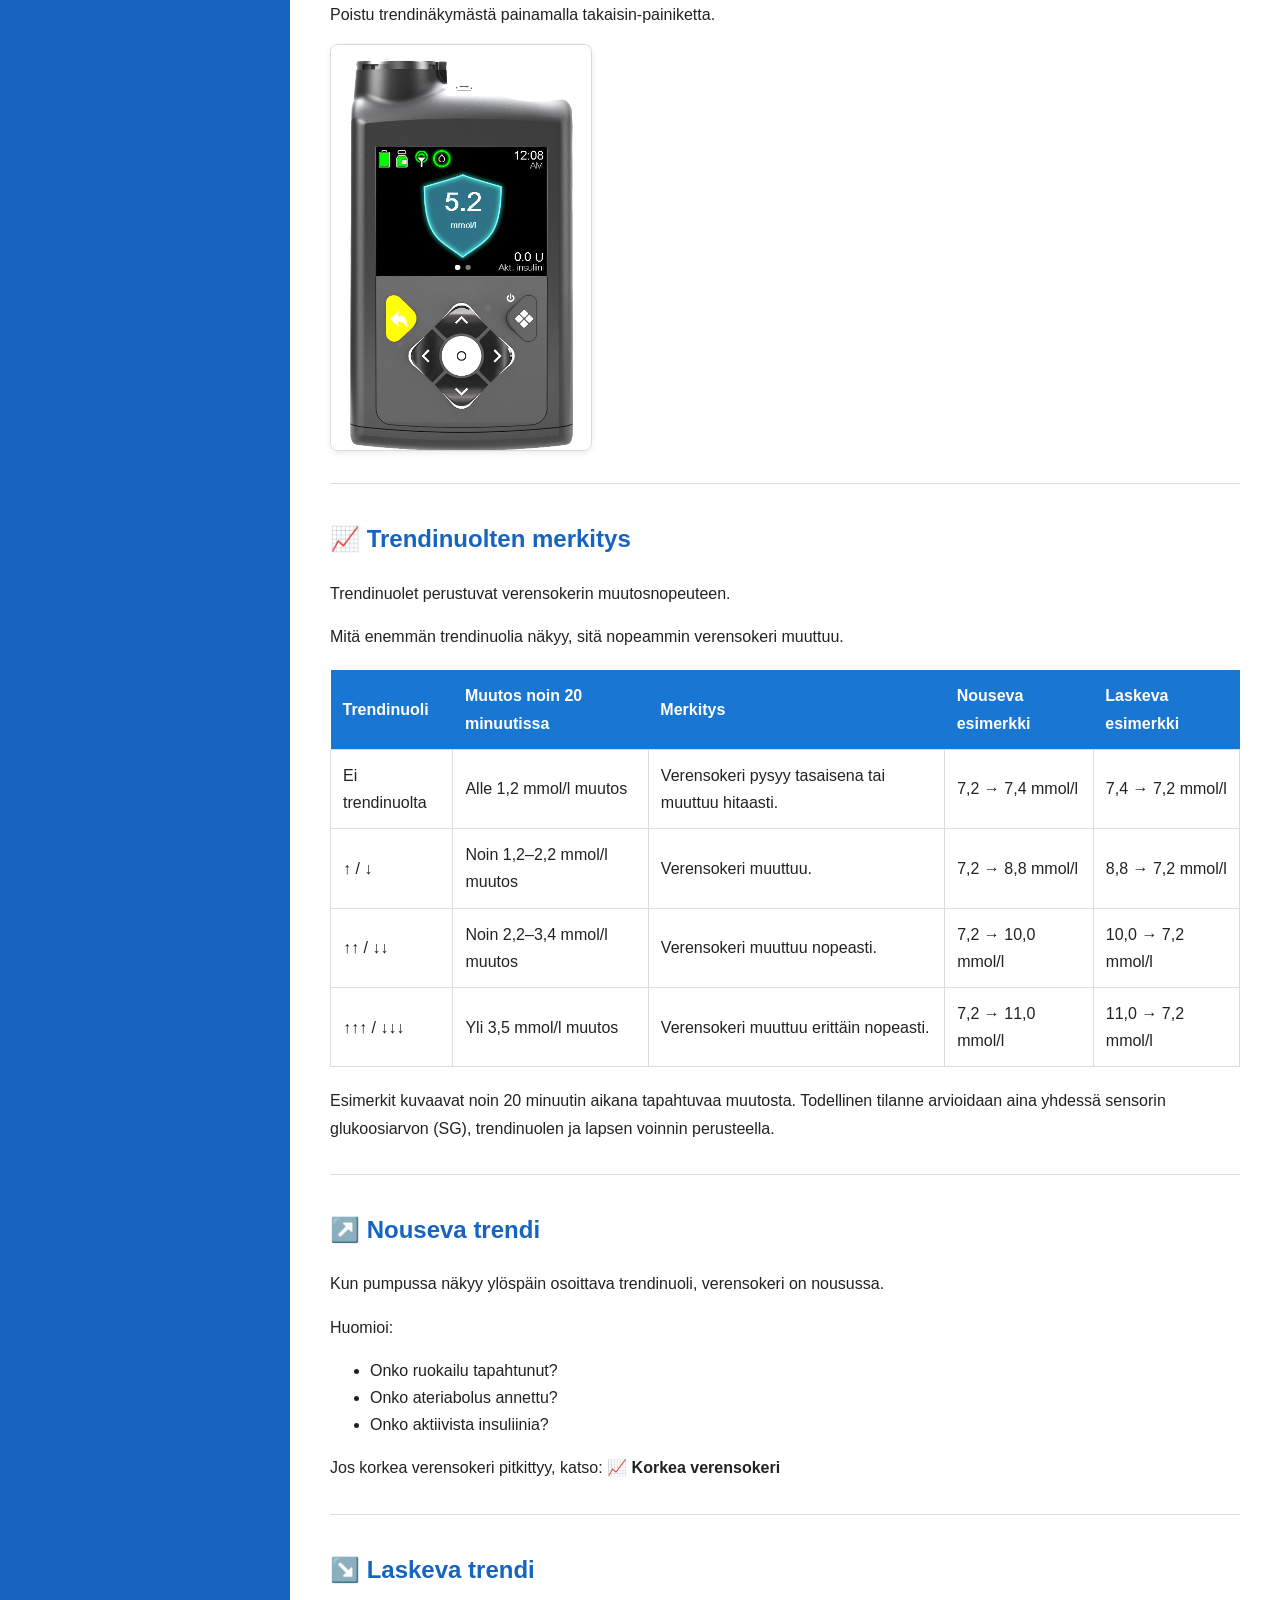
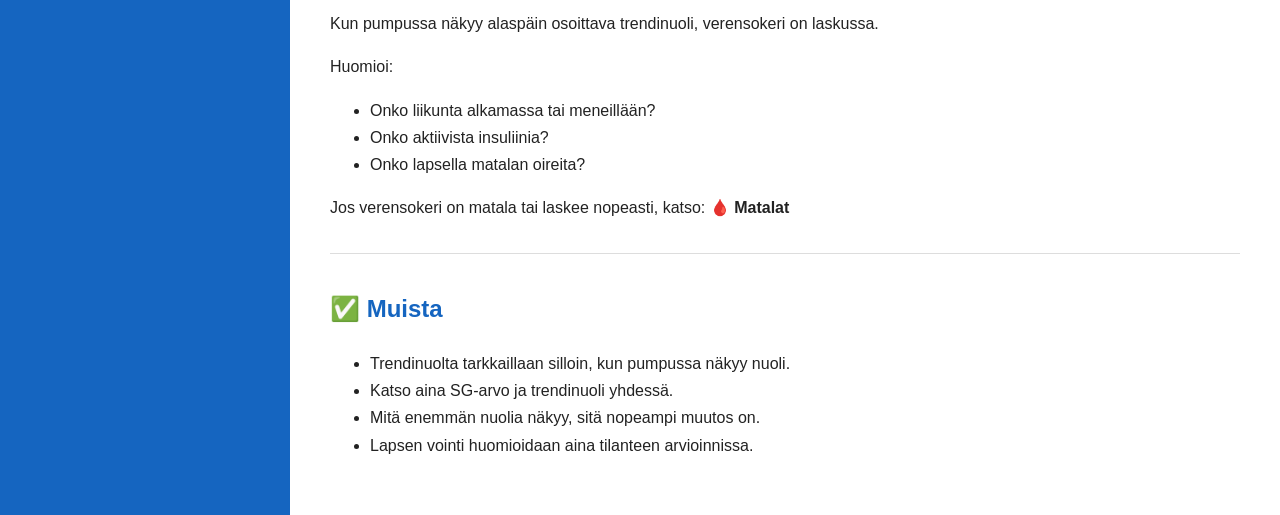
<file: 04_trendit.html>
<!doctype html>
<html lang="fi">

<head>
<meta charset="utf-8">
<link rel="stylesheet" href="master.css">
<title>Trendit</title>
</head>


<body>

<div id="layout">


<nav>

<h2>📖 Perehdytysopas</h2>

<a href="index.html">🏠 Etusivu</a>
<a href="diabetes.html">📖 Diabetes lyhyesti</a>
<a href="valineet.html">💉 Hoitovälineet</a>
<a href="02_ateriabolus.html">🍽️ Ateriabolus</a>
<a href="03_matalat.html">🩸 Matalat</a>
<a href="03_korkeat.html">📈 Korkeat</a>
<a href="04_trendit.html">📊 Trendit</a>
<a href="sensoriongelmat.html">📡 Sensoriongelmat</a>
<a href="06_hatatilanne.html">🚑 Hätätilanne</a>

</nav>


<main>


<h1>📊 Trendit</h1>


<p>
Sensorin glukoosiarvon (SG) lisäksi voidaan seurata trendinuolia.
</p>

<p>
Trendinuoli kertoo, mihin suuntaan verensokeri on muuttumassa ja kuinka nopeasti muutos tapahtuu.
</p>


<hr>


<h2>📱 Tarkista tämänhetkinen trendi</h2>


<p>
Pumpun alkunäkymässä näkyvät sensorin glukoosiarvo (SG) sekä mahdollinen trendinuoli.
</p>


<img src="img/trendit/01_laskeva_trendi.png" width="220">


<hr>


<h2>📈 Tarkastele trendin kehitystä</h2>


<p>
Trendinäkymästä voidaan tarkastella tarkemmin, miten verensokeri on muuttunut viimeisen ajan aikana.
</p>


<p>
Alla olevassa kuvassa näkyy voimakkaasti laskeva trendi, jossa verensokeri on laskemassa nopeasti.
</p>


<img src="img/trendit/02_trendinakyma.png" width="220">


<hr>


<h2>↩️ Palaa takaisin alkunäkymään</h2>


<p>
Poistu trendinäkymästä painamalla takaisin-painiketta.
</p>


<img src="img/trendit/03_takaisin_nappi.png" width="220">


<hr>


<h2>📈 Trendinuolten merkitys</h2>


<p>
Trendinuolet perustuvat verensokerin muutosnopeuteen.
</p>


<p>
Mitä enemmän trendinuolia näkyy, sitä nopeammin verensokeri muuttuu.
</p>


<table>

<tr>
<th>Trendinuoli</th>
<th>Muutos noin 20 minuutissa</th>
<th>Merkitys</th>
<th>Nouseva esimerkki</th>
<th>Laskeva esimerkki</th>
</tr>


<tr>
<td>Ei trendinuolta</td>
<td>Alle 1,2 mmol/l muutos</td>
<td>Verensokeri pysyy tasaisena tai muuttuu hitaasti.</td>
<td>7,2 → 7,4 mmol/l</td>
<td>7,4 → 7,2 mmol/l</td>
</tr>


<tr>
<td>↑ / ↓</td>
<td>Noin 1,2–2,2 mmol/l muutos</td>
<td>Verensokeri muuttuu.</td>
<td>7,2 → 8,8 mmol/l</td>
<td>8,8 → 7,2 mmol/l</td>
</tr>


<tr>
<td>↑↑ / ↓↓</td>
<td>Noin 2,2–3,4 mmol/l muutos</td>
<td>Verensokeri muuttuu nopeasti.</td>
<td>7,2 → 10,0 mmol/l</td>
<td>10,0 → 7,2 mmol/l</td>
</tr>


<tr>
<td>↑↑↑ / ↓↓↓</td>
<td>Yli 3,5 mmol/l muutos</td>
<td>Verensokeri muuttuu erittäin nopeasti.</td>
<td>7,2 → 11,0 mmol/l</td>
<td>11,0 → 7,2 mmol/l</td>
</tr>


</table>


<p>
Esimerkit kuvaavat noin 20 minuutin aikana tapahtuvaa muutosta.
Todellinen tilanne arvioidaan aina yhdessä sensorin glukoosiarvon (SG),
trendinuolen ja lapsen voinnin perusteella.
</p>


<hr>


<h2>↗️ Nouseva trendi</h2>


<p>
Kun pumpussa näkyy ylöspäin osoittava trendinuoli, verensokeri on nousussa.
</p>


<p>
Huomioi:
</p>


<ul>

<li>Onko ruokailu tapahtunut?</li>

<li>Onko ateriabolus annettu?</li>

<li>Onko aktiivista insuliinia?</li>

</ul>


<p>
Jos korkea verensokeri pitkittyy, katso:
<b>📈 Korkea verensokeri</b>
</p>


<hr>


<h2>↘️ Laskeva trendi</h2>


<p>
Kun pumpussa näkyy alaspäin osoittava trendinuoli, verensokeri on laskussa.
</p>


<p>
Huomioi:
</p>


<ul>

<li>Onko liikunta alkamassa tai meneillään?</li>

<li>Onko aktiivista insuliinia?</li>

<li>Onko lapsella matalan oireita?</li>

</ul>


<p>
Jos verensokeri on matala tai laskee nopeasti, katso:
<b>🩸 Matalat</b>
</p>


<hr>


<h2>✅ Muista</h2>


<ul>

<li>Trendinuolta tarkkaillaan silloin, kun pumpussa näkyy nuoli.</li>

<li>Katso aina SG-arvo ja trendinuoli yhdessä.</li>

<li>Mitä enemmän nuolia näkyy, sitä nopeampi muutos on.</li>

<li>Lapsen vointi huomioidaan aina tilanteen arvioinnissa.</li>

</ul>


</main>


</div>

</body>

</html>
</file>
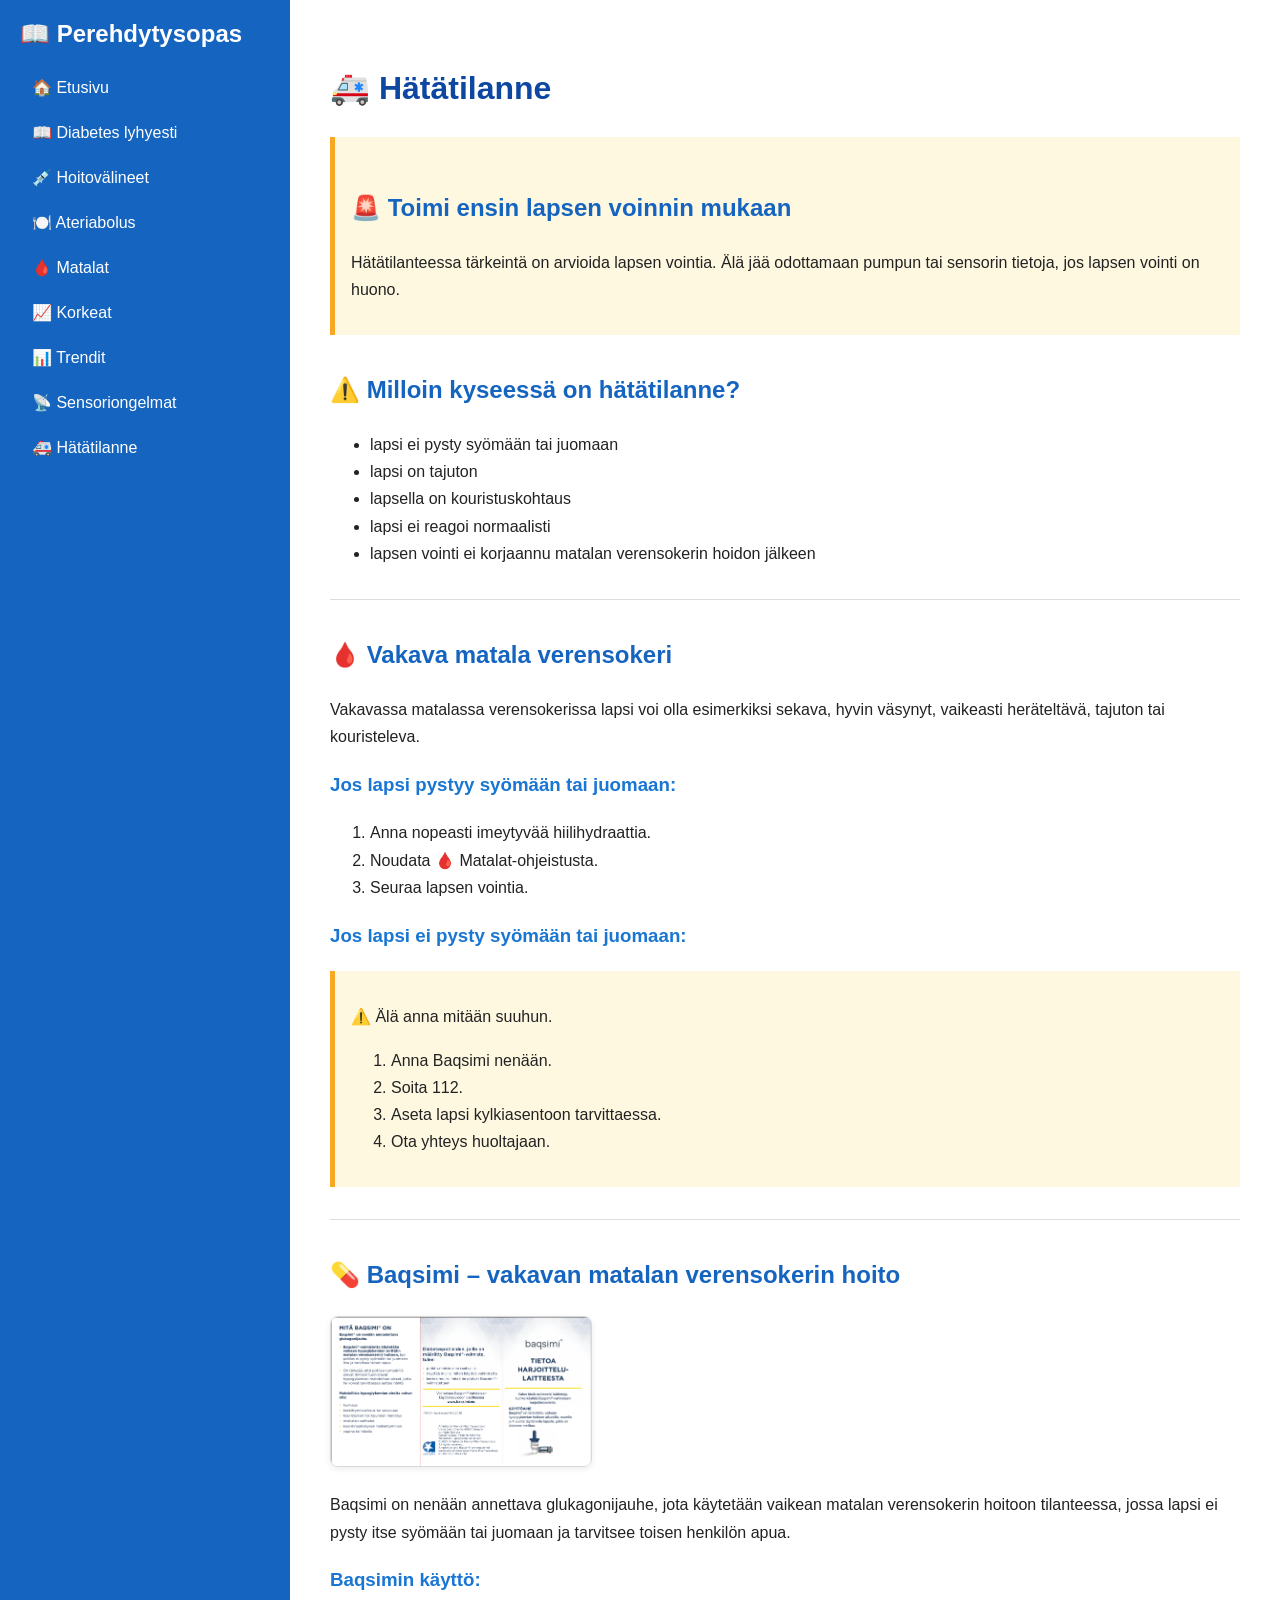
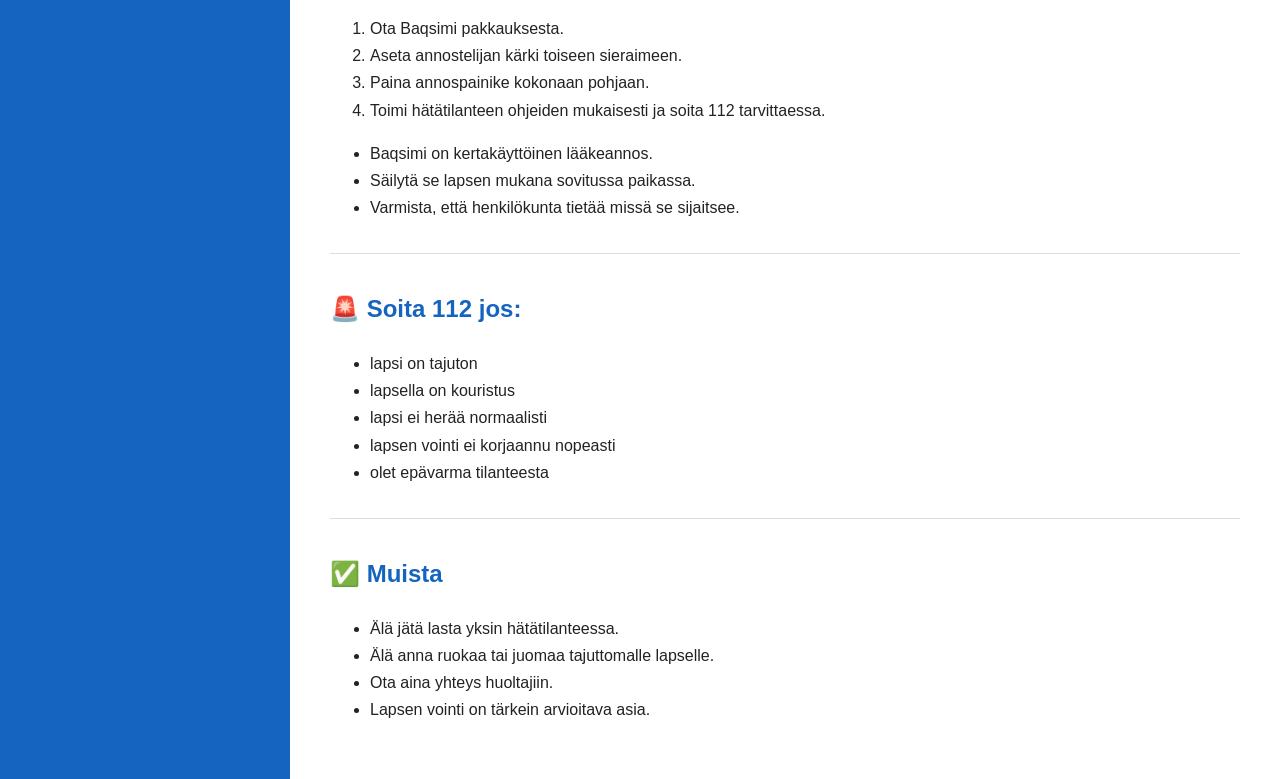
<file: 06_hatatilanne.html>
<!doctype html>
<html lang="fi">

<head>
<meta charset="utf-8">
<link rel="stylesheet" href="master.css">
<title>Hätätilanne</title>
</head>

<body>

<div id="layout">

<nav>

<h2>📖 Perehdytysopas</h2>

<a href="index.html">🏠 Etusivu</a>
<a href="diabetes.html">📖 Diabetes lyhyesti</a>
<a href="valineet.html">💉 Hoitovälineet</a>
<a href="02_ateriabolus.html">🍽️ Ateriabolus</a>
<a href="03_matalat.html">🩸 Matalat</a>
<a href="03_korkeat.html">📈 Korkeat</a>
<a href="04_trendit.html">📊 Trendit</a>
<a href="sensoriongelmat.html">📡 Sensoriongelmat</a>
<a href="06_hatatilanne.html">🚑 Hätätilanne</a>

</nav>

<main>

<h1>🚑 Hätätilanne</h1>

<div class="warning-box">

<h2>🚨 Toimi ensin lapsen voinnin mukaan</h2>

<p>
Hätätilanteessa tärkeintä on arvioida lapsen vointia.
Älä jää odottamaan pumpun tai sensorin tietoja, jos lapsen vointi on huono.
</p>

</div>

<h2>⚠️ Milloin kyseessä on hätätilanne?</h2>

<ul>
<li>lapsi ei pysty syömään tai juomaan</li>
<li>lapsi on tajuton</li>
<li>lapsella on kouristuskohtaus</li>
<li>lapsi ei reagoi normaalisti</li>
<li>lapsen vointi ei korjaannu matalan verensokerin hoidon jälkeen</li>
</ul>

<hr>

<h2>🩸 Vakava matala verensokeri</h2>

<p>
Vakavassa matalassa verensokerissa lapsi voi olla esimerkiksi sekava,
hyvin väsynyt, vaikeasti heräteltävä, tajuton tai kouristeleva.
</p>

<h3>Jos lapsi pystyy syömään tai juomaan:</h3>

<ol>
<li>Anna nopeasti imeytyvää hiilihydraattia.</li>
<li>Noudata 🩸 Matalat-ohjeistusta.</li>
<li>Seuraa lapsen vointia.</li>
</ol>

<h3>Jos lapsi ei pysty syömään tai juomaan:</h3>

<div class="warning-box">

<p>⚠️ Älä anna mitään suuhun.</p>

<ol>
<li>Anna Baqsimi nenään.</li>
<li>Soita 112.</li>
<li>Aseta lapsi kylkiasentoon tarvittaessa.</li>
<li>Ota yhteys huoltajaan.</li>
</ol>

</div>

<hr>

<h2>💊 Baqsimi – vakavan matalan verensokerin hoito</h2>

<img src="img/hatatilanne/01_baqsimi_ohje.png" width="500">

<p>
Baqsimi on nenään annettava glukagonijauhe, jota käytetään vaikean
matalan verensokerin hoitoon tilanteessa, jossa lapsi ei pysty itse
syömään tai juomaan ja tarvitsee toisen henkilön apua.
</p>

<h3>Baqsimin käyttö:</h3>

<ol>
<li>Ota Baqsimi pakkauksesta.</li>
<li>Aseta annostelijan kärki toiseen sieraimeen.</li>
<li>Paina annospainike kokonaan pohjaan.</li>
<li>Toimi hätätilanteen ohjeiden mukaisesti ja soita 112 tarvittaessa.</li>
</ol>

<ul>
<li>Baqsimi on kertakäyttöinen lääkeannos.</li>
<li>Säilytä se lapsen mukana sovitussa paikassa.</li>
<li>Varmista, että henkilökunta tietää missä se sijaitsee.</li>
</ul>

<hr>

<h2>🚨 Soita 112 jos:</h2>

<ul>
<li>lapsi on tajuton</li>
<li>lapsella on kouristus</li>
<li>lapsi ei herää normaalisti</li>
<li>lapsen vointi ei korjaannu nopeasti</li>
<li>olet epävarma tilanteesta</li>
</ul>

<hr>

<h2>✅ Muista</h2>

<ul>
<li>Älä jätä lasta yksin hätätilanteessa.</li>
<li>Älä anna ruokaa tai juomaa tajuttomalle lapselle.</li>
<li>Ota aina yhteys huoltajiin.</li>
<li>Lapsen vointi on tärkein arvioitava asia.</li>
</ul>

</main>

</div>

</body>

</html>
</file>
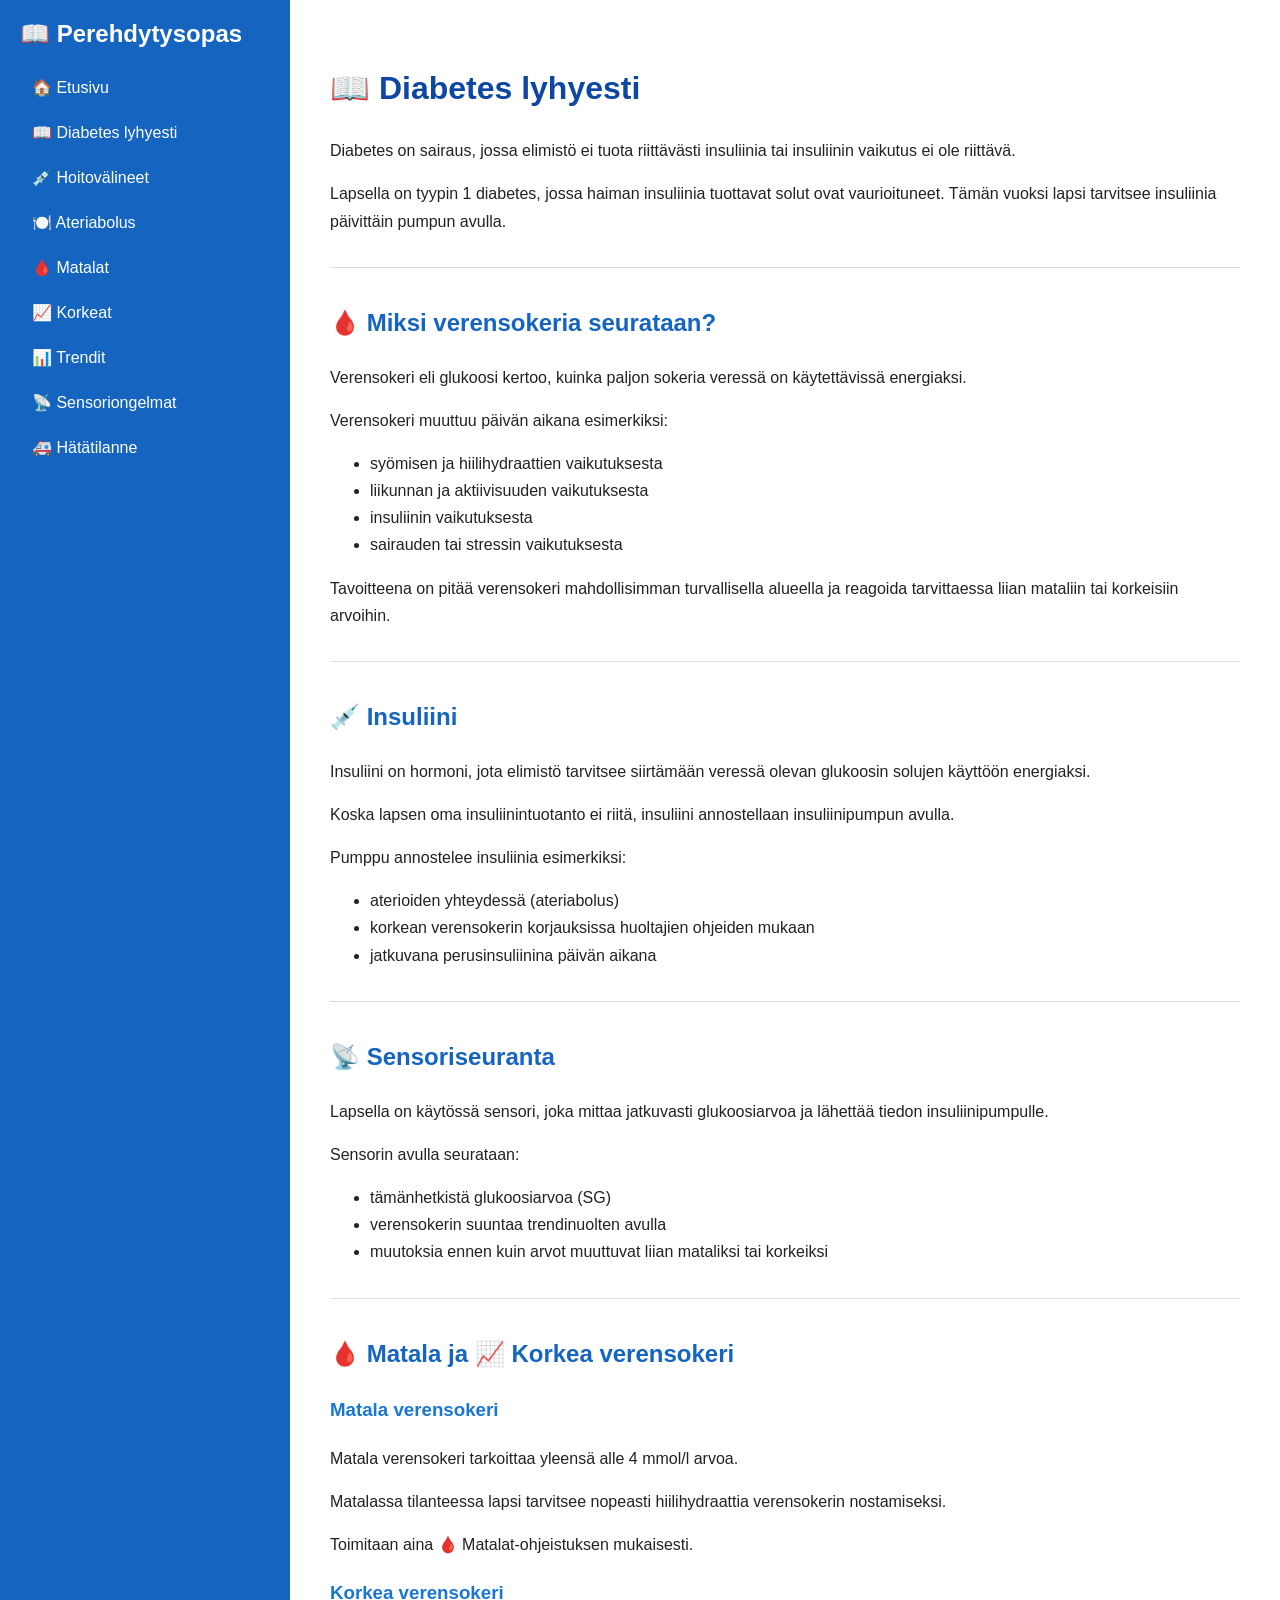
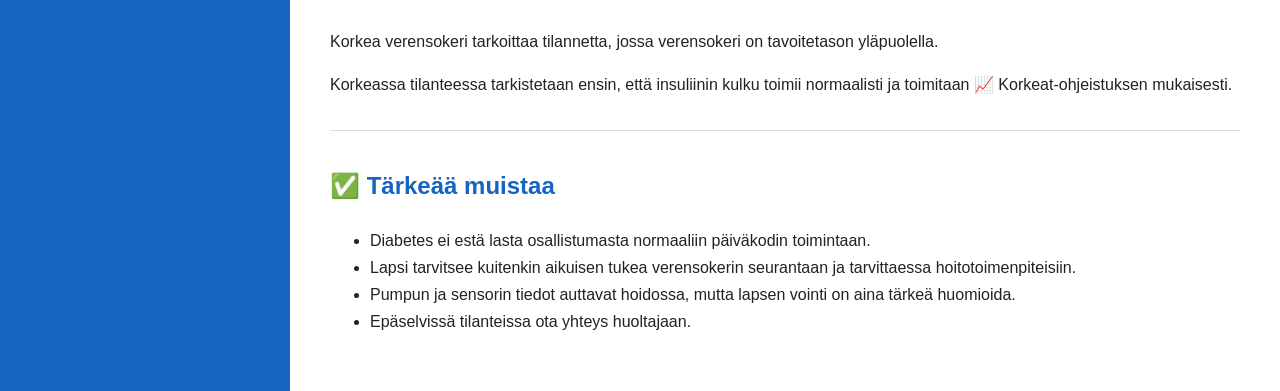
<file: diabetes.html>
<!doctype html>
<html lang="fi">

<head>
<meta charset="utf-8">
<link rel="stylesheet" href="master.css">
<title>Diabetes lyhyesti</title>
</head>

<body>

<div id="layout">

<nav>

<h2>📖 Perehdytysopas</h2>

<a href="index.html">🏠 Etusivu</a>
<a href="diabetes.html">📖 Diabetes lyhyesti</a>
<a href="valineet.html">💉 Hoitovälineet</a>
<a href="02_ateriabolus.html">🍽️ Ateriabolus</a>
<a href="03_matalat.html">🩸 Matalat</a>
<a href="03_korkeat.html">📈 Korkeat</a>
<a href="04_trendit.html">📊 Trendit</a>
<a href="sensoriongelmat.html">📡 Sensoriongelmat</a>
<a href="06_hatatilanne.html">🚑 Hätätilanne</a>

</nav>

<main>

<h1>📖 Diabetes lyhyesti</h1>

<p>
Diabetes on sairaus, jossa elimistö ei tuota riittävästi insuliinia
tai insuliinin vaikutus ei ole riittävä.
</p>

<p>
Lapsella on tyypin 1 diabetes, jossa haiman insuliinia tuottavat solut
ovat vaurioituneet. Tämän vuoksi lapsi tarvitsee insuliinia päivittäin
pumpun avulla.
</p>

<hr>

<h2>🩸 Miksi verensokeria seurataan?</h2>

<p>
Verensokeri eli glukoosi kertoo, kuinka paljon sokeria veressä on
käytettävissä energiaksi.
</p>

<p>
Verensokeri muuttuu päivän aikana esimerkiksi:
</p>

<ul>
<li>syömisen ja hiilihydraattien vaikutuksesta</li>
<li>liikunnan ja aktiivisuuden vaikutuksesta</li>
<li>insuliinin vaikutuksesta</li>
<li>sairauden tai stressin vaikutuksesta</li>
</ul>

<p>
Tavoitteena on pitää verensokeri mahdollisimman turvallisella alueella
ja reagoida tarvittaessa liian mataliin tai korkeisiin arvoihin.
</p>

<hr>

<h2>💉 Insuliini</h2>

<p>
Insuliini on hormoni, jota elimistö tarvitsee siirtämään veressä olevan
glukoosin solujen käyttöön energiaksi.
</p>

<p>
Koska lapsen oma insuliinintuotanto ei riitä, insuliini annostellaan
insuliinipumpun avulla.
</p>

<p>
Pumppu annostelee insuliinia esimerkiksi:
</p>

<ul>
<li>aterioiden yhteydessä (ateriabolus)</li>
<li>korkean verensokerin korjauksissa huoltajien ohjeiden mukaan</li>
<li>jatkuvana perusinsuliinina päivän aikana</li>
</ul>

<hr>

<h2>📡 Sensoriseuranta</h2>

<p>
Lapsella on käytössä sensori, joka mittaa jatkuvasti glukoosiarvoa
ja lähettää tiedon insuliinipumpulle.
</p>

<p>
Sensorin avulla seurataan:
</p>

<ul>
<li>tämänhetkistä glukoosiarvoa (SG)</li>
<li>verensokerin suuntaa trendinuolten avulla</li>
<li>muutoksia ennen kuin arvot muuttuvat liian mataliksi tai korkeiksi</li>
</ul>

<hr>

<h2>🩸 Matala ja 📈 Korkea verensokeri</h2>

<h3>Matala verensokeri</h3>

<p>
Matala verensokeri tarkoittaa yleensä alle 4 mmol/l arvoa.
</p>

<p>
Matalassa tilanteessa lapsi tarvitsee nopeasti hiilihydraattia
verensokerin nostamiseksi.
</p>

<p>
Toimitaan aina 🩸 Matalat-ohjeistuksen mukaisesti.
</p>

<h3>Korkea verensokeri</h3>

<p>
Korkea verensokeri tarkoittaa tilannetta, jossa verensokeri on
tavoitetason yläpuolella.
</p>

<p>
Korkeassa tilanteessa tarkistetaan ensin, että insuliinin kulku toimii
normaalisti ja toimitaan 📈 Korkeat-ohjeistuksen mukaisesti.
</p>

<hr>

<h2>✅ Tärkeää muistaa</h2>

<ul>
<li>Diabetes ei estä lasta osallistumasta normaaliin päiväkodin toimintaan.</li>
<li>Lapsi tarvitsee kuitenkin aikuisen tukea verensokerin seurantaan ja tarvittaessa hoitotoimenpiteisiin.</li>
<li>Pumpun ja sensorin tiedot auttavat hoidossa, mutta lapsen vointi on aina tärkeä huomioida.</li>
<li>Epäselvissä tilanteissa ota yhteys huoltajaan.</li>
</ul>

</main>

</div>

</body>

</html>
</file>
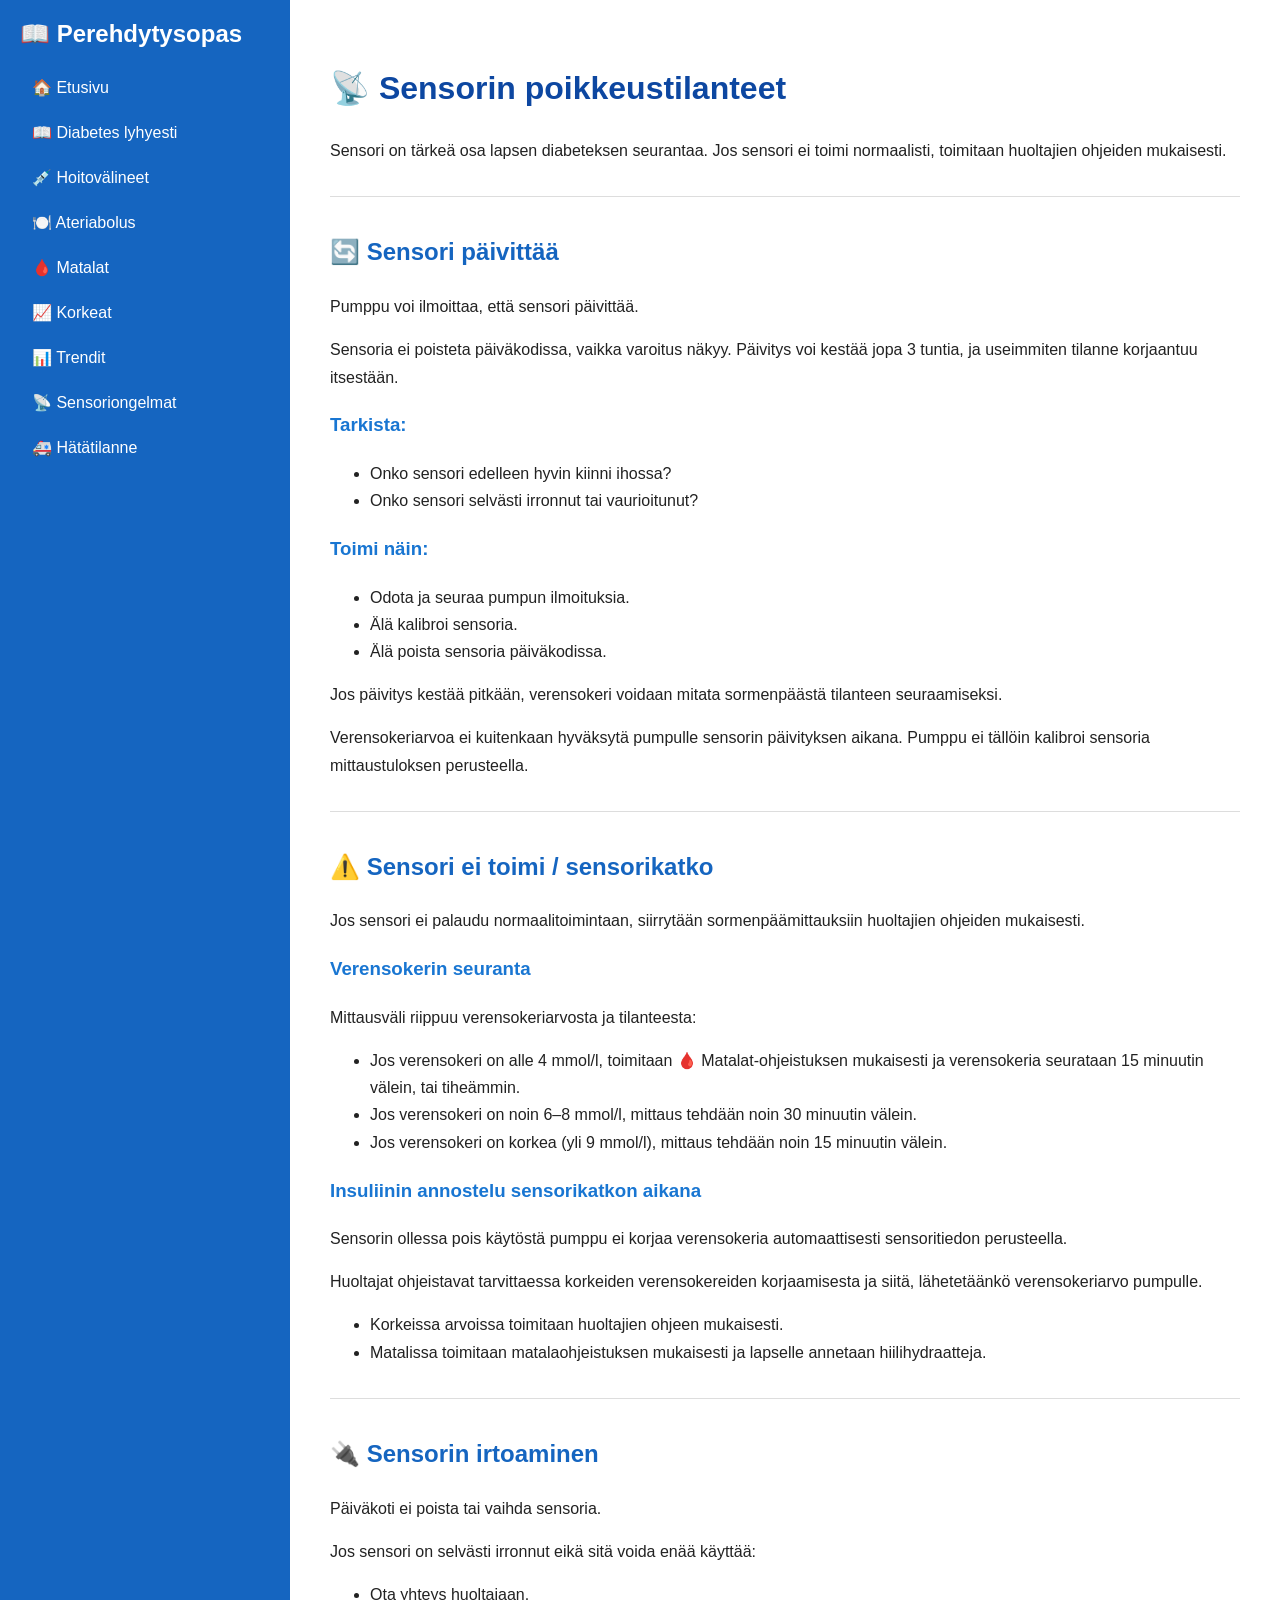
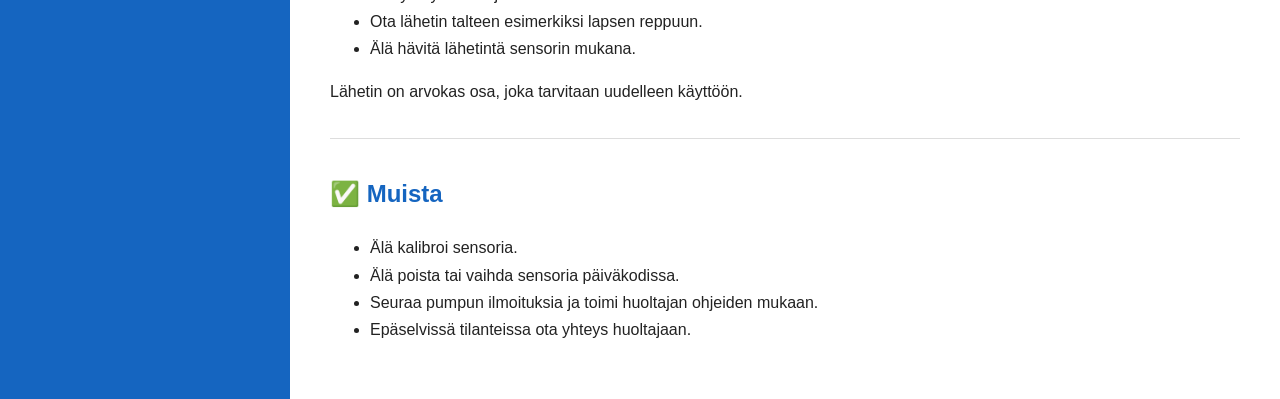
<file: sensoriongelmat.html>
<!doctype html>
<html lang="fi">

<head>
<meta charset="utf-8">
<link rel="stylesheet" href="master.css">
<title>Sensorin poikkeustilanteet</title>
</head>

<body>

<div id="layout">

<nav>

<h2>📖 Perehdytysopas</h2>

<a href="index.html">🏠 Etusivu</a>
<a href="diabetes.html">📖 Diabetes lyhyesti</a>
<a href="valineet.html">💉 Hoitovälineet</a>
<a href="02_ateriabolus.html">🍽️ Ateriabolus</a>
<a href="03_matalat.html">🩸 Matalat</a>
<a href="03_korkeat.html">📈 Korkeat</a>
<a href="04_trendit.html">📊 Trendit</a>
<a href="sensoriongelmat.html">📡 Sensoriongelmat</a>
<a href="06_hatatilanne.html">🚑 Hätätilanne</a>

</nav>

<main>

<h1>📡 Sensorin poikkeustilanteet</h1>

<p>
Sensori on tärkeä osa lapsen diabeteksen seurantaa.
Jos sensori ei toimi normaalisti, toimitaan huoltajien ohjeiden mukaisesti.
</p>

<hr>

<h2>🔄 Sensori päivittää</h2>

<p>
Pumppu voi ilmoittaa, että sensori päivittää.
</p>

<p>
Sensoria ei poisteta päiväkodissa, vaikka varoitus näkyy.
Päivitys voi kestää jopa 3 tuntia, ja useimmiten tilanne korjaantuu itsestään.
</p>

<h3>Tarkista:</h3>

<ul>
<li>Onko sensori edelleen hyvin kiinni ihossa?</li>
<li>Onko sensori selvästi irronnut tai vaurioitunut?</li>
</ul>

<h3>Toimi näin:</h3>

<ul>
<li>Odota ja seuraa pumpun ilmoituksia.</li>
<li>Älä kalibroi sensoria.</li>
<li>Älä poista sensoria päiväkodissa.</li>
</ul>

<p>
Jos päivitys kestää pitkään, verensokeri voidaan mitata sormenpäästä
tilanteen seuraamiseksi.
</p>

<p>
Verensokeriarvoa ei kuitenkaan hyväksytä pumpulle sensorin päivityksen aikana.
Pumppu ei tällöin kalibroi sensoria mittaustuloksen perusteella.
</p>

<hr>

<h2>⚠️ Sensori ei toimi / sensorikatko</h2>

<p>
Jos sensori ei palaudu normaalitoimintaan, siirrytään
sormenpäämittauksiin huoltajien ohjeiden mukaisesti.
</p>

<h3>Verensokerin seuranta</h3>

<p>
Mittausväli riippuu verensokeriarvosta ja tilanteesta:
</p>

<ul>
<li>Jos verensokeri on alle 4 mmol/l, toimitaan 🩸 Matalat-ohjeistuksen mukaisesti ja verensokeria seurataan 15 minuutin välein, tai tiheämmin.</li>
<li>Jos verensokeri on noin 6–8 mmol/l, mittaus tehdään noin 30 minuutin välein.</li>
<li>Jos verensokeri on korkea (yli 9 mmol/l), mittaus tehdään noin 15 minuutin välein.</li>
</ul>

<h3>Insuliinin annostelu sensorikatkon aikana</h3>

<p>
Sensorin ollessa pois käytöstä pumppu ei korjaa verensokeria
automaattisesti sensoritiedon perusteella.
</p>

<p>
Huoltajat ohjeistavat tarvittaessa korkeiden verensokereiden korjaamisesta
ja siitä, lähetetäänkö verensokeriarvo pumpulle.
</p>

<ul>
<li>Korkeissa arvoissa toimitaan huoltajien ohjeen mukaisesti.</li>
<li>Matalissa toimitaan matalaohjeistuksen mukaisesti ja lapselle annetaan hiilihydraatteja.</li>
</ul>

<hr>

<h2>🔌 Sensorin irtoaminen</h2>

<p>
Päiväkoti ei poista tai vaihda sensoria.
</p>

<p>
Jos sensori on selvästi irronnut eikä sitä voida enää käyttää:
</p>

<ul>
<li>Ota yhteys huoltajaan.</li>
<li>Ota lähetin talteen esimerkiksi lapsen reppuun.</li>
<li>Älä hävitä lähetintä sensorin mukana.</li>
</ul>

<p>
Lähetin on arvokas osa, joka tarvitaan uudelleen käyttöön.
</p>

<hr>

<h2>✅ Muista</h2>

<ul>
<li>Älä kalibroi sensoria.</li>
<li>Älä poista tai vaihda sensoria päiväkodissa.</li>
<li>Seuraa pumpun ilmoituksia ja toimi huoltajan ohjeiden mukaan.</li>
<li>Epäselvissä tilanteissa ota yhteys huoltajaan.</li>
</ul>

</main>

</div>

</body>

</html>
</file>
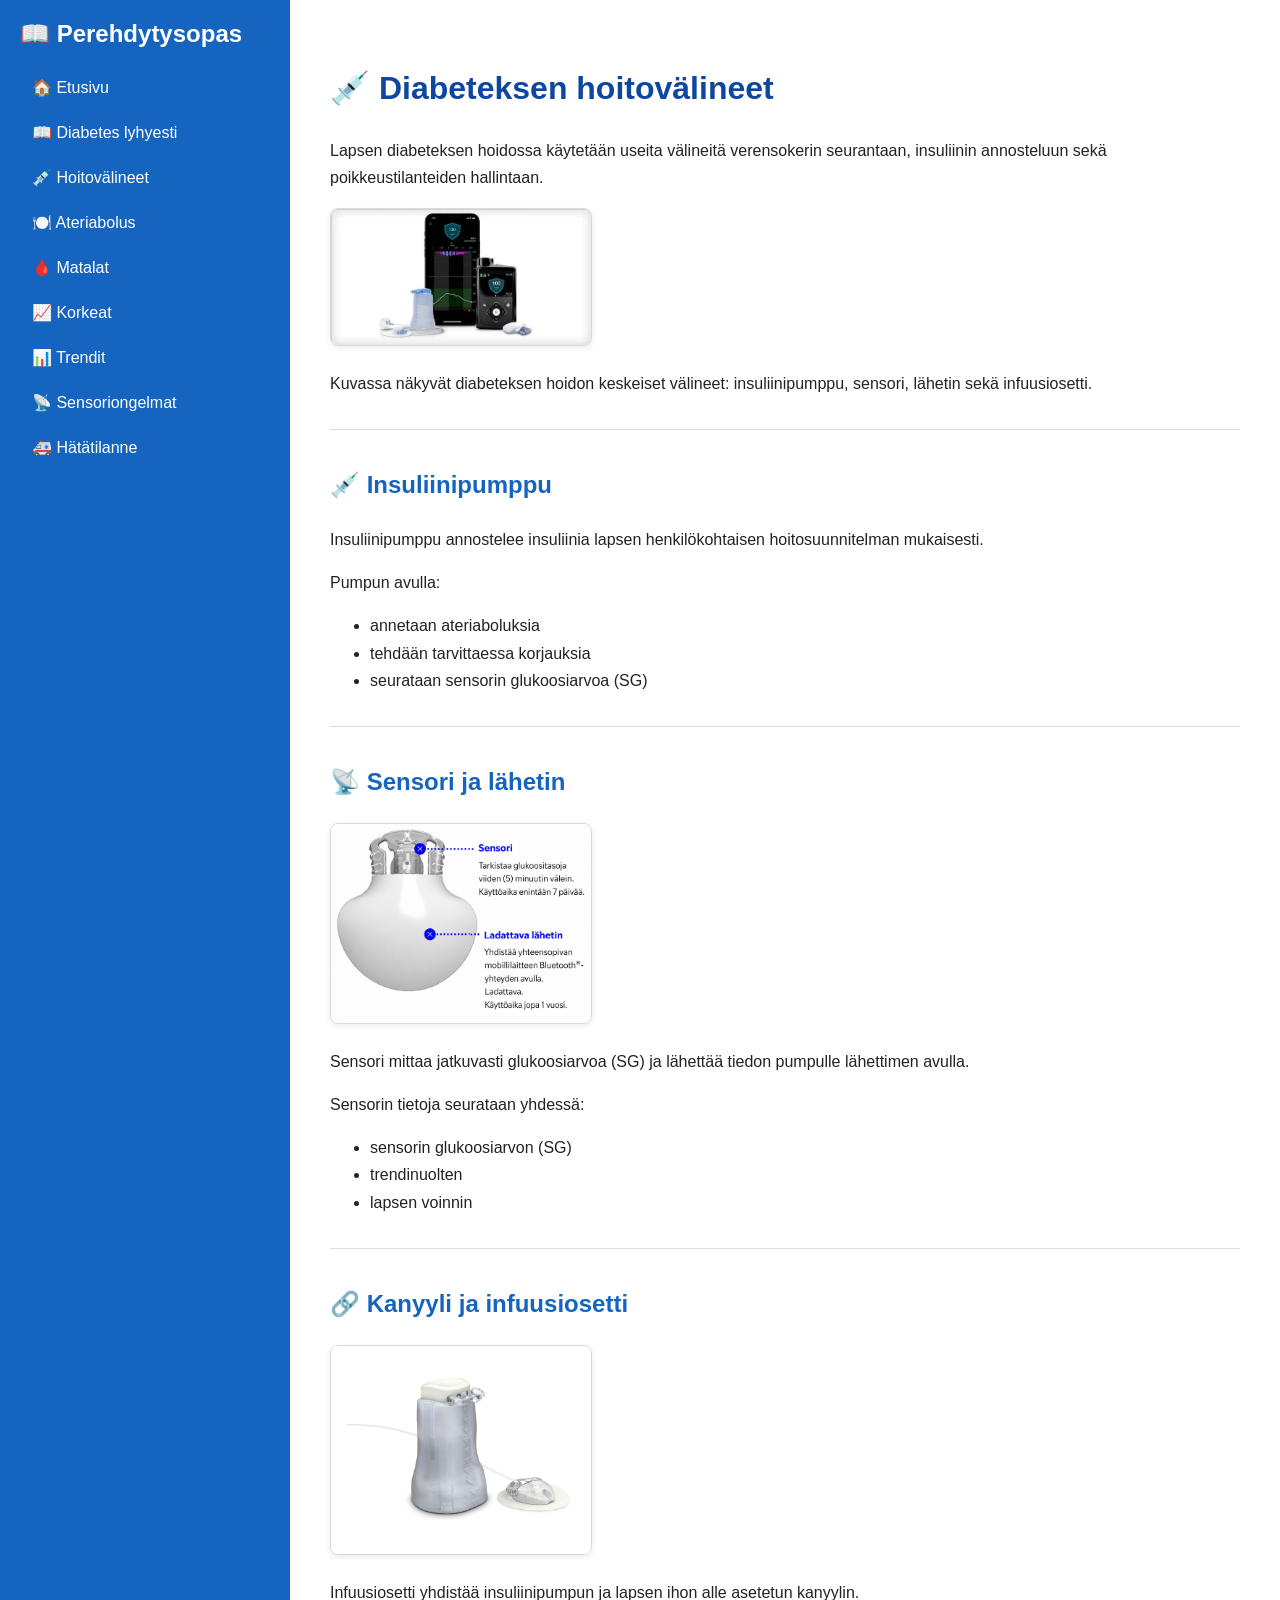
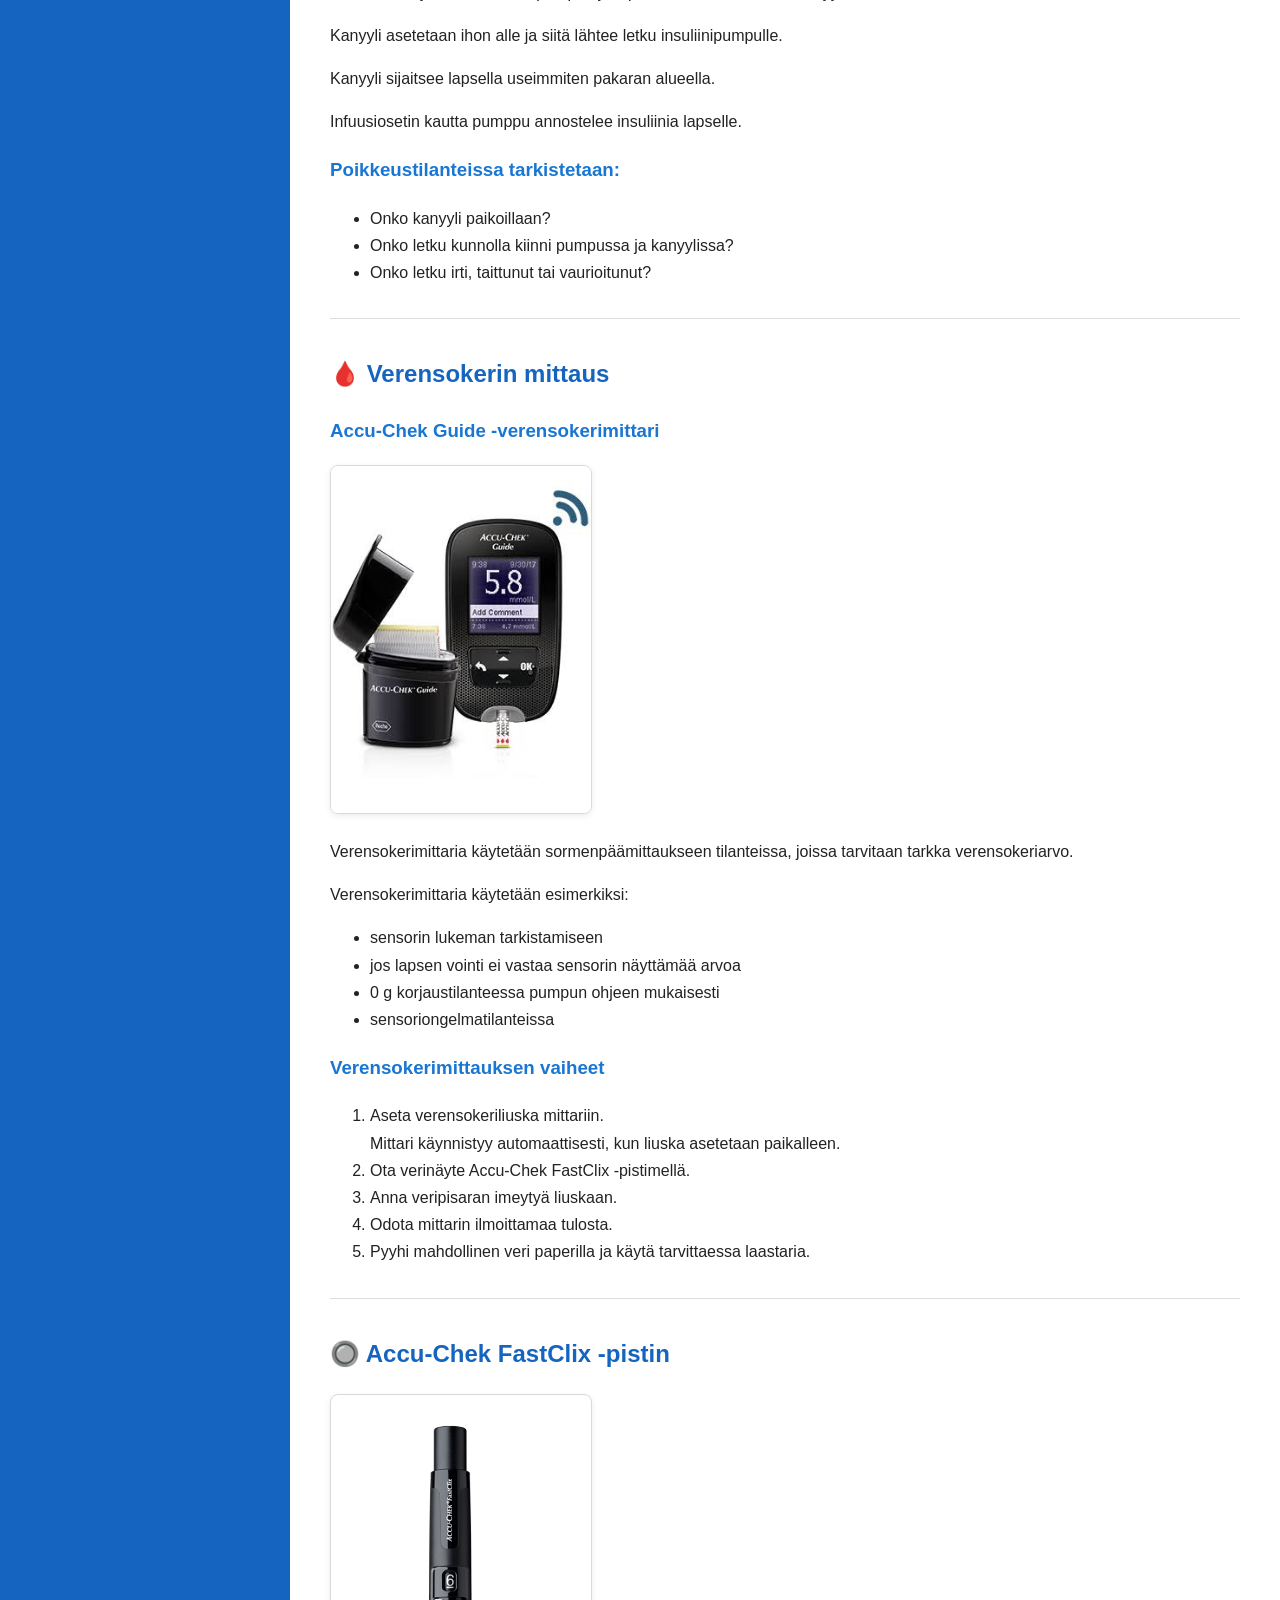
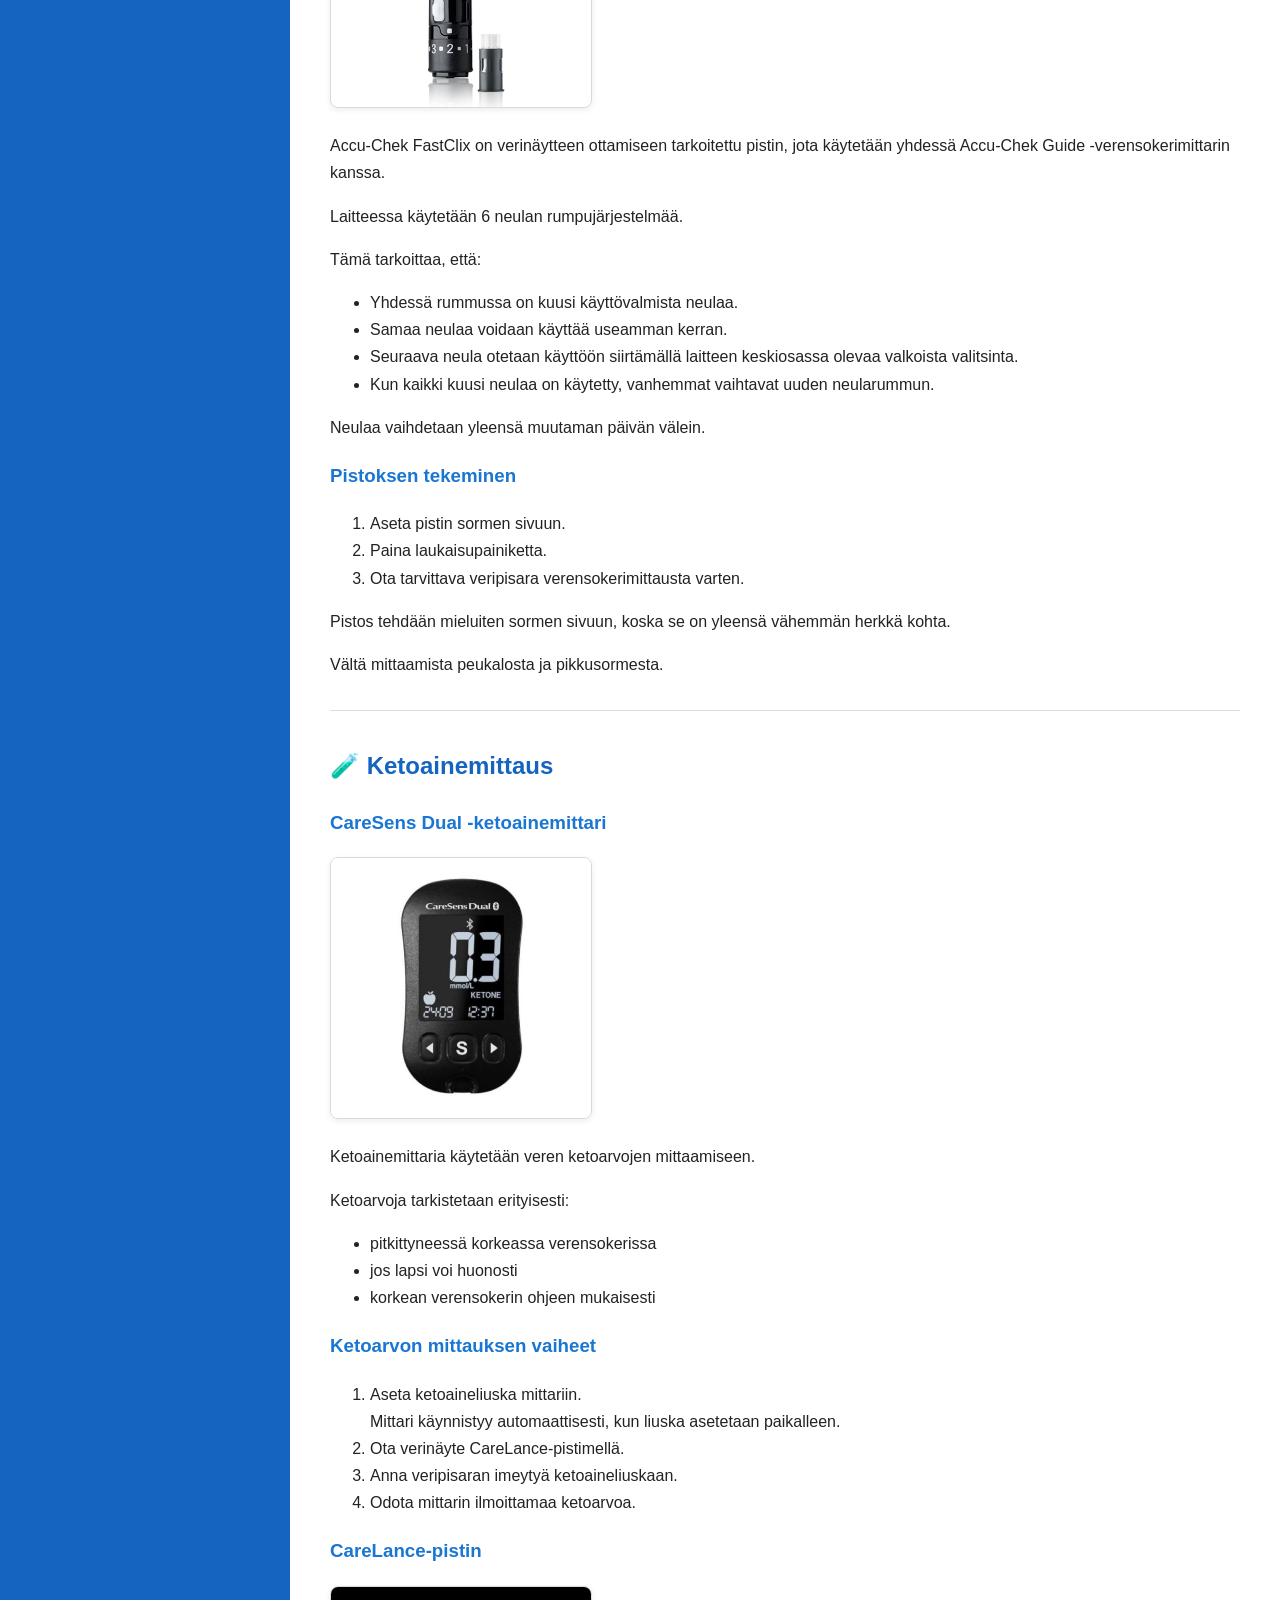
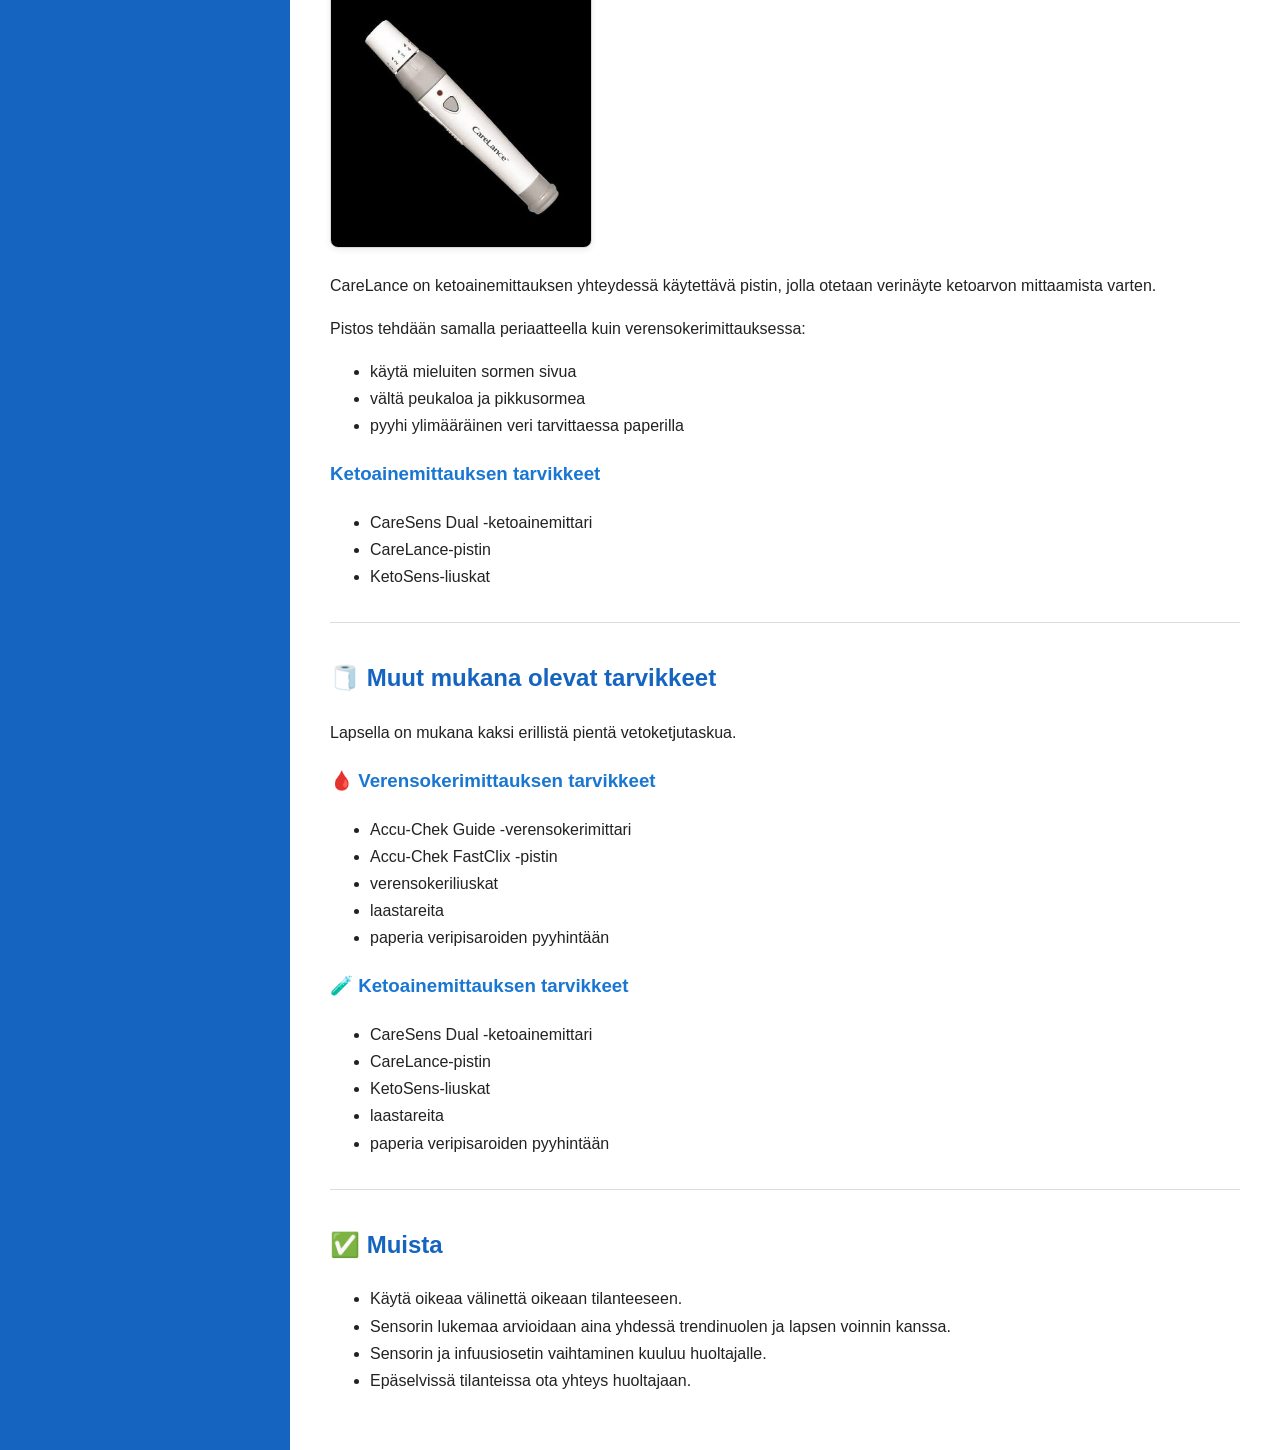
<file: valineet.html>
<!doctype html>
<html lang="fi">

<head>
<meta charset="utf-8">
<link rel="stylesheet" href="master.css">
<title>Diabeteksen hoitovälineet</title>
</head>


<body>

<div id="layout">


<nav>

<h2>📖 Perehdytysopas</h2>

<a href="index.html">🏠 Etusivu</a>
<a href="diabetes.html">📖 Diabetes lyhyesti</a>
<a href="valineet.html">💉 Hoitovälineet</a>
<a href="02_ateriabolus.html">🍽️ Ateriabolus</a>
<a href="03_matalat.html">🩸 Matalat</a>
<a href="03_korkeat.html">📈 Korkeat</a>
<a href="04_trendit.html">📊 Trendit</a>
<a href="sensoriongelmat.html">📡 Sensoriongelmat</a>
<a href="06_hatatilanne.html">🚑 Hätätilanne</a>

</nav>


<main>


<h1>💉 Diabeteksen hoitovälineet</h1>


<p>
Lapsen diabeteksen hoidossa käytetään useita välineitä verensokerin
seurantaan, insuliinin annosteluun sekä poikkeustilanteiden hallintaan.
</p>


<img src="img/valineet/00_pumppu_sensori_kanyyli.jpg" width="350">


<p>
Kuvassa näkyvät diabeteksen hoidon keskeiset välineet:
insuliinipumppu, sensori, lähetin sekä infuusiosetti.
</p>


<hr>


<h2>💉 Insuliinipumppu</h2>


<p>
Insuliinipumppu annostelee insuliinia lapsen henkilökohtaisen
hoitosuunnitelman mukaisesti.
</p>


<p>
Pumpun avulla:
</p>


<ul>

<li>annetaan ateriaboluksia</li>

<li>tehdään tarvittaessa korjauksia</li>

<li>seurataan sensorin glukoosiarvoa (SG)</li>

</ul>


<hr>


<h2>📡 Sensori ja lähetin</h2>


<img src="img/valineet/01_guardian_sensori.png" width="300">


<p>
Sensori mittaa jatkuvasti glukoosiarvoa (SG) ja lähettää tiedon
pumpulle lähettimen avulla.
</p>


<p>
Sensorin tietoja seurataan yhdessä:
</p>


<ul>

<li>sensorin glukoosiarvon (SG)</li>

<li>trendinuolten</li>

<li>lapsen voinnin</li>

</ul>


<hr>


<h2>🔗 Kanyyli ja infuusiosetti</h2>


<img src="img/valineet/05_infuusiosetti.png" width="300">


<p>
Infuusiosetti yhdistää insuliinipumpun ja lapsen ihon alle asetetun
kanyylin.
</p>


<p>
Kanyyli asetetaan ihon alle ja siitä lähtee letku insuliinipumpulle.
</p>


<p>
Kanyyli sijaitsee lapsella useimmiten pakaran alueella.
</p>


<p>
Infuusiosetin kautta pumppu annostelee insuliinia lapselle.
</p>


<h3>Poikkeustilanteissa tarkistetaan:</h3>


<ul>

<li>Onko kanyyli paikoillaan?</li>

<li>Onko letku kunnolla kiinni pumpussa ja kanyylissa?</li>

<li>Onko letku irti, taittunut tai vaurioitunut?</li>

</ul>


<hr>


<h2>🩸 Verensokerin mittaus</h2>


<h3>Accu-Chek Guide -verensokerimittari</h3>


<img src="img/valineet/03_accucheck_guide.jpg" width="250">


<p>
Verensokerimittaria käytetään sormenpäämittaukseen tilanteissa,
joissa tarvitaan tarkka verensokeriarvo.
</p>


<p>
Verensokerimittaria käytetään esimerkiksi:
</p>


<ul>

<li>sensorin lukeman tarkistamiseen</li>

<li>jos lapsen vointi ei vastaa sensorin näyttämää arvoa</li>

<li>0 g korjaustilanteessa pumpun ohjeen mukaisesti</li>

<li>sensoriongelmatilanteissa</li>

</ul>


<h3>Verensokerimittauksen vaiheet</h3>


<ol>

<li>
Aseta verensokeriliuska mittariin.
<br>
Mittari käynnistyy automaattisesti, kun liuska asetetaan paikalleen.
</li>

<li>
Ota verinäyte Accu-Chek FastClix -pistimellä.
</li>

<li>
Anna veripisaran imeytyä liuskaan.
</li>

<li>
Odota mittarin ilmoittamaa tulosta.
</li>

<li>
Pyyhi mahdollinen veri paperilla ja käytä tarvittaessa laastaria.
</li>

</ol>

<hr>


<h2>🔘 Accu-Chek FastClix -pistin</h2>


<img src="img/valineet/04_accucheck_fastclix.png" width="220">


<p>
Accu-Chek FastClix on verinäytteen ottamiseen tarkoitettu pistin,
jota käytetään yhdessä Accu-Chek Guide -verensokerimittarin kanssa.
</p>


<p>
Laitteessa käytetään 6 neulan rumpujärjestelmää.
</p>


<p>
Tämä tarkoittaa, että:
</p>


<ul>

<li>
Yhdessä rummussa on kuusi käyttövalmista neulaa.
</li>

<li>
Samaa neulaa voidaan käyttää useamman kerran.
</li>

<li>
Seuraava neula otetaan käyttöön siirtämällä laitteen keskiosassa olevaa valkoista valitsinta.
</li>

<li>
Kun kaikki kuusi neulaa on käytetty, vanhemmat vaihtavat uuden neularummun.
</li>

</ul>


<p>
Neulaa vaihdetaan yleensä muutaman päivän välein.
</p>


<h3>Pistoksen tekeminen</h3>


<ol>

<li>
Aseta pistin sormen sivuun.
</li>

<li>
Paina laukaisupainiketta.
</li>

<li>
Ota tarvittava veripisara verensokerimittausta varten.
</li>

</ol>


<p>
Pistos tehdään mieluiten sormen sivuun, koska se on yleensä vähemmän herkkä kohta.
</p>


<p>
Vältä mittaamista peukalosta ja pikkusormesta.
</p>


<hr>


<h2>🧪 Ketoainemittaus</h2>


<h3>CareSens Dual -ketoainemittari</h3>


<img src="img/valineet/06_caresens_mittari.jpg" width="250">


<p>
Ketoainemittaria käytetään veren ketoarvojen mittaamiseen.
</p>


<p>
Ketoarvoja tarkistetaan erityisesti:
</p>


<ul>

<li>
pitkittyneessä korkeassa verensokerissa
</li>

<li>
jos lapsi voi huonosti
</li>

<li>
korkean verensokerin ohjeen mukaisesti
</li>

</ul>


<h3>Ketoarvon mittauksen vaiheet</h3>


<ol>

<li>
Aseta ketoaineliuska mittariin.
<br>
Mittari käynnistyy automaattisesti, kun liuska asetetaan paikalleen.
</li>

<li>
Ota verinäyte CareLance-pistimellä.
</li>

<li>
Anna veripisaran imeytyä ketoaineliuskaan.
</li>

<li>
Odota mittarin ilmoittamaa ketoarvoa.
</li>

</ol>


<h3>CareLance-pistin</h3>


<img src="img/valineet/07_carelance_pistin.jpg" width="220">


<p>
CareLance on ketoainemittauksen yhteydessä käytettävä pistin,
jolla otetaan verinäyte ketoarvon mittaamista varten.
</p>


<p>
Pistos tehdään samalla periaatteella kuin verensokerimittauksessa:
</p>


<ul>

<li>
käytä mieluiten sormen sivua
</li>

<li>
vältä peukaloa ja pikkusormea
</li>

<li>
pyyhi ylimääräinen veri tarvittaessa paperilla
</li>

</ul>


<h3>Ketoainemittauksen tarvikkeet</h3>


<ul>

<li>
CareSens Dual -ketoainemittari
</li>

<li>
CareLance-pistin
</li>

<li>
KetoSens-liuskat
</li>

</ul>


<hr>


<h2>🧻 Muut mukana olevat tarvikkeet</h2>


<p>
Lapsella on mukana kaksi erillistä pientä vetoketjutaskua.
</p>


<h3>🩸 Verensokerimittauksen tarvikkeet</h3>


<ul>

<li>
Accu-Chek Guide -verensokerimittari
</li>

<li>
Accu-Chek FastClix -pistin
</li>

<li>
verensokeriliuskat
</li>

<li>
laastareita
</li>

<li>
paperia veripisaroiden pyyhintään
</li>

</ul>


<h3>🧪 Ketoainemittauksen tarvikkeet</h3>


<ul>

<li>
CareSens Dual -ketoainemittari
</li>

<li>
CareLance-pistin
</li>

<li>
KetoSens-liuskat
</li>

<li>
laastareita
</li>

<li>
paperia veripisaroiden pyyhintään
</li>

</ul>


<hr>


<h2>✅ Muista</h2>


<ul>

<li>
Käytä oikeaa välinettä oikeaan tilanteeseen.
</li>

<li>
Sensorin lukemaa arvioidaan aina yhdessä trendinuolen ja lapsen voinnin kanssa.
</li>

<li>
Sensorin ja infuusiosetin vaihtaminen kuuluu huoltajalle.
</li>

<li>
Epäselvissä tilanteissa ota yhteys huoltajaan.
</li>

</ul>


</main>


</div>

</body>

</html>
</file>
<file: master.css>
body{margin:0;font-family:Segoe UI,Arial,sans-serif;background:#f4f7fb;color:#222}#layout{display:flex;min-height:100vh}nav{width:250px;background:#1565c0;color:#fff;padding:20px}nav h2{color:#fff;margin-top:0}nav a{display:block;color:#fff;text-decoration:none;padding:10px 12px;margin:6px 0;border-radius:6px}nav a:hover{background:rgba(255,255,255,.15)}main{flex:1;background:#fff;padding:40px;max-width:950px;line-height:1.7}h1{color:#0d47a1}h2{color:#1565c0;margin-top:35px}h3{color:#1976d2}img{display:block;max-width:260px;width:100%;border:1px solid #d9d9d9;border-radius:8px;margin:12px 0 24px;box-shadow:0 2px 6px rgba(0,0,0,.08)}table{width:100%;border-collapse:collapse;margin:20px 0}th{background:#1976d2;color:#fff;padding:12px;text-align:left}td{border:1px solid #ddd;padding:12px}hr{border:none;border-top:1px solid #ddd;margin:32px 0}.info-box{background:#e8f4fd;border-left:5px solid #2196f3;padding:16px;margin:20px 0}.warning-box{background:#fff8e1;border-left:5px solid #f9a825;padding:16px;margin:20px 0}.success-box{background:#e8f5e9;border-left:5px solid #43a047;padding:16px;margin:20px 0}@media(max-width:900px){#layout{flex-direction:column}nav{width:100%}main{max-width:none;padding:20px}img{max-width:100%}}
</file>
